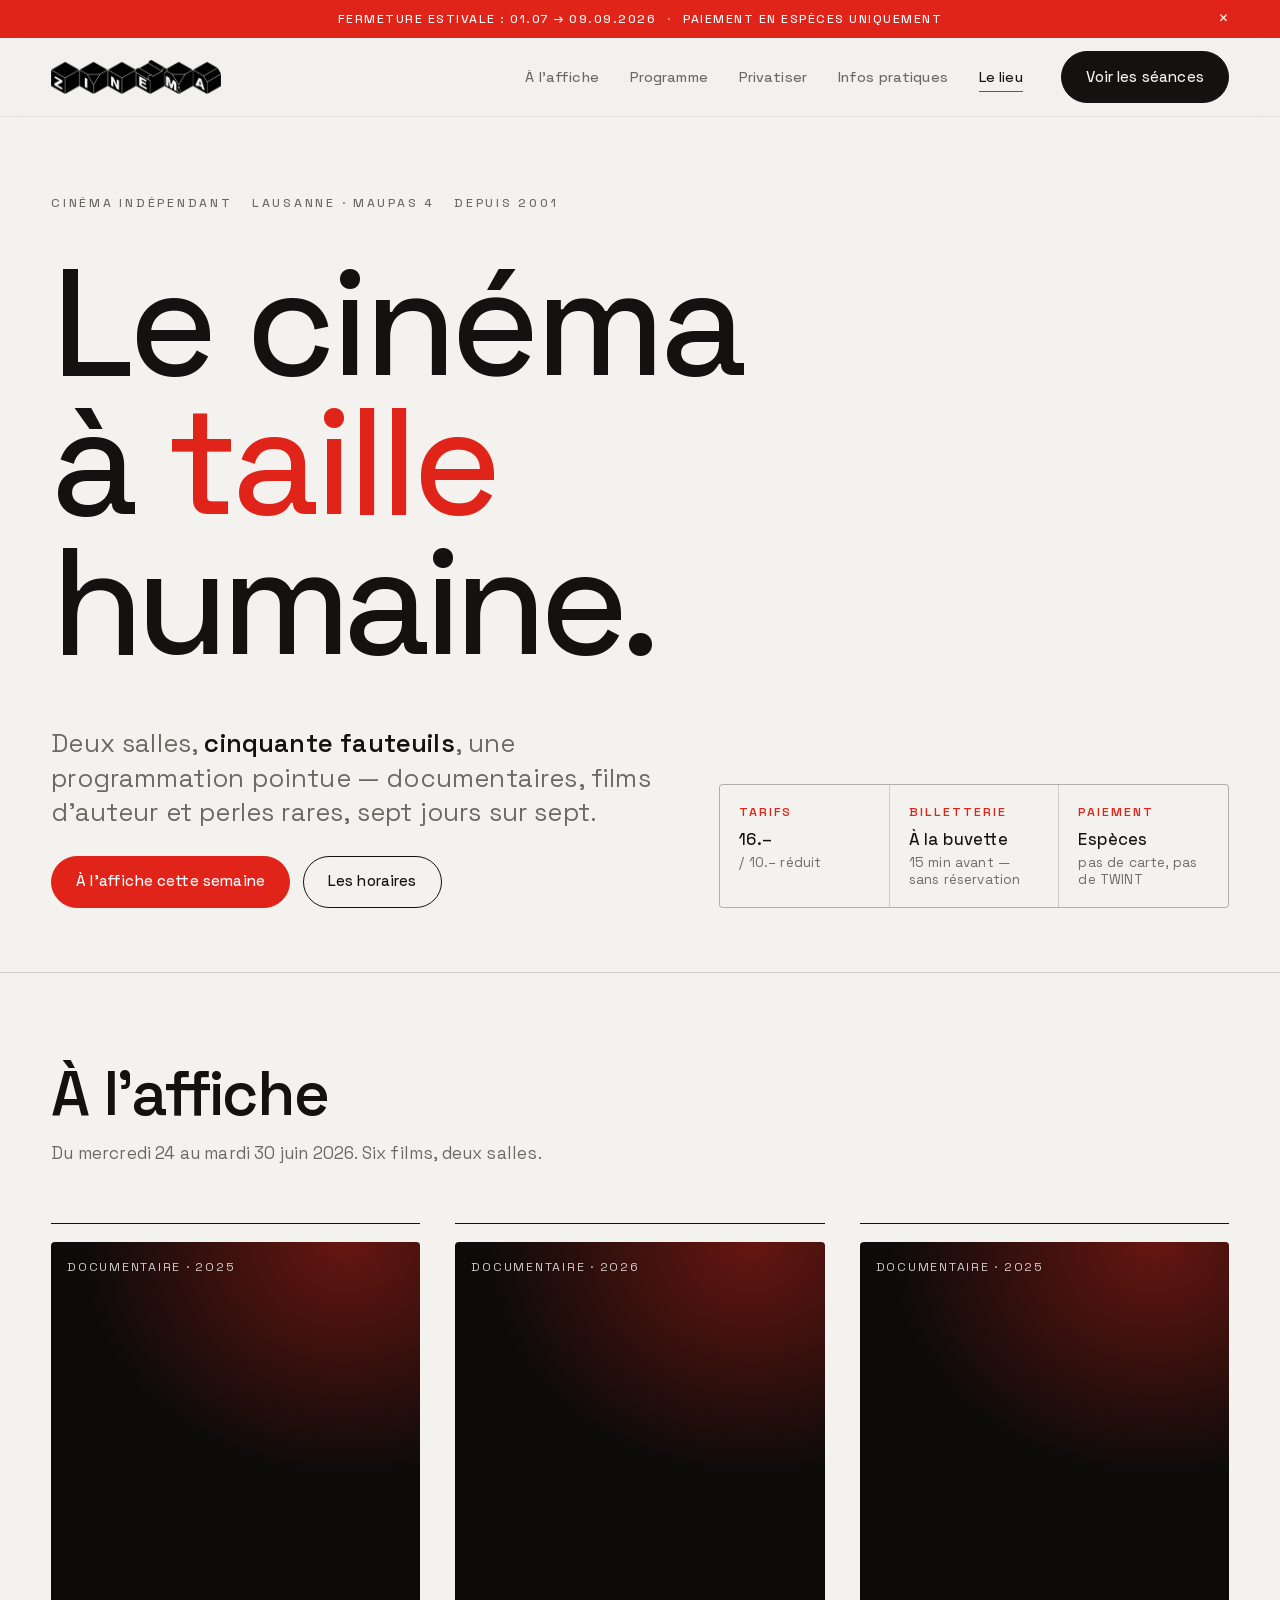
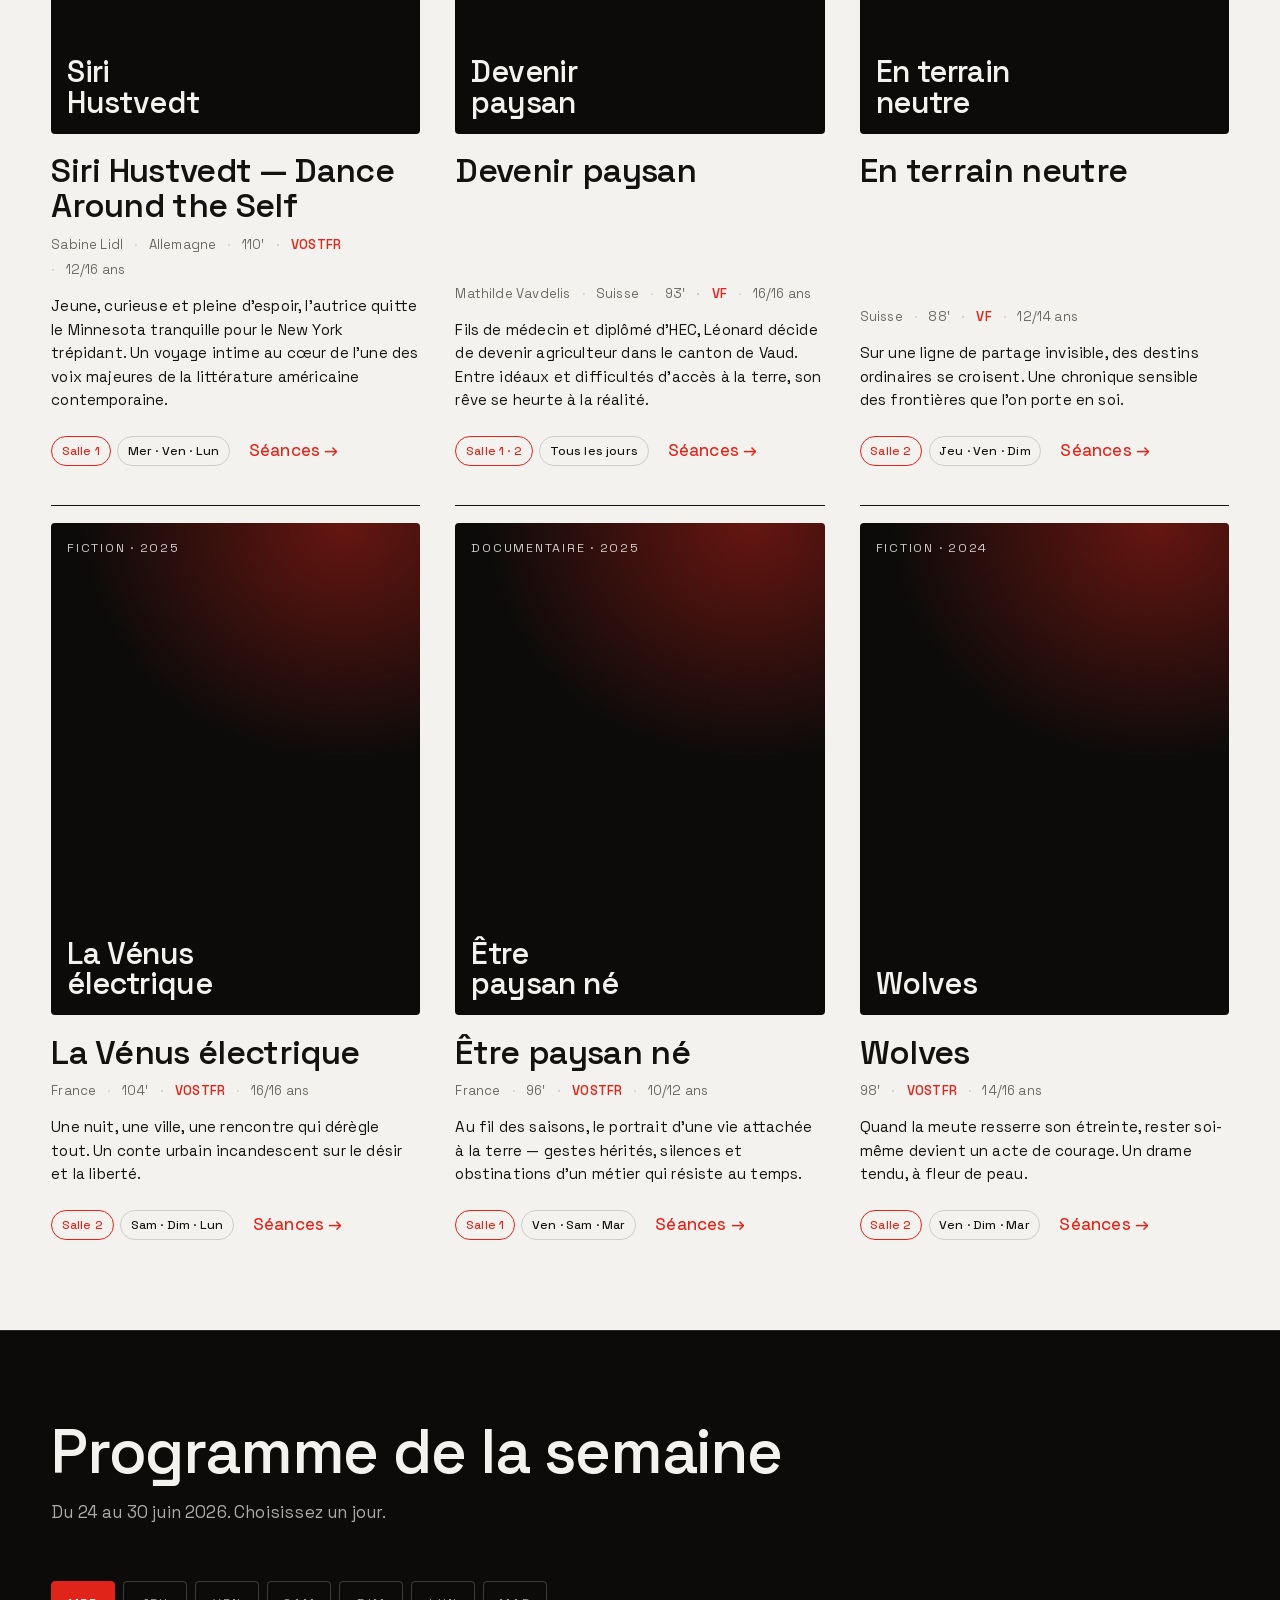
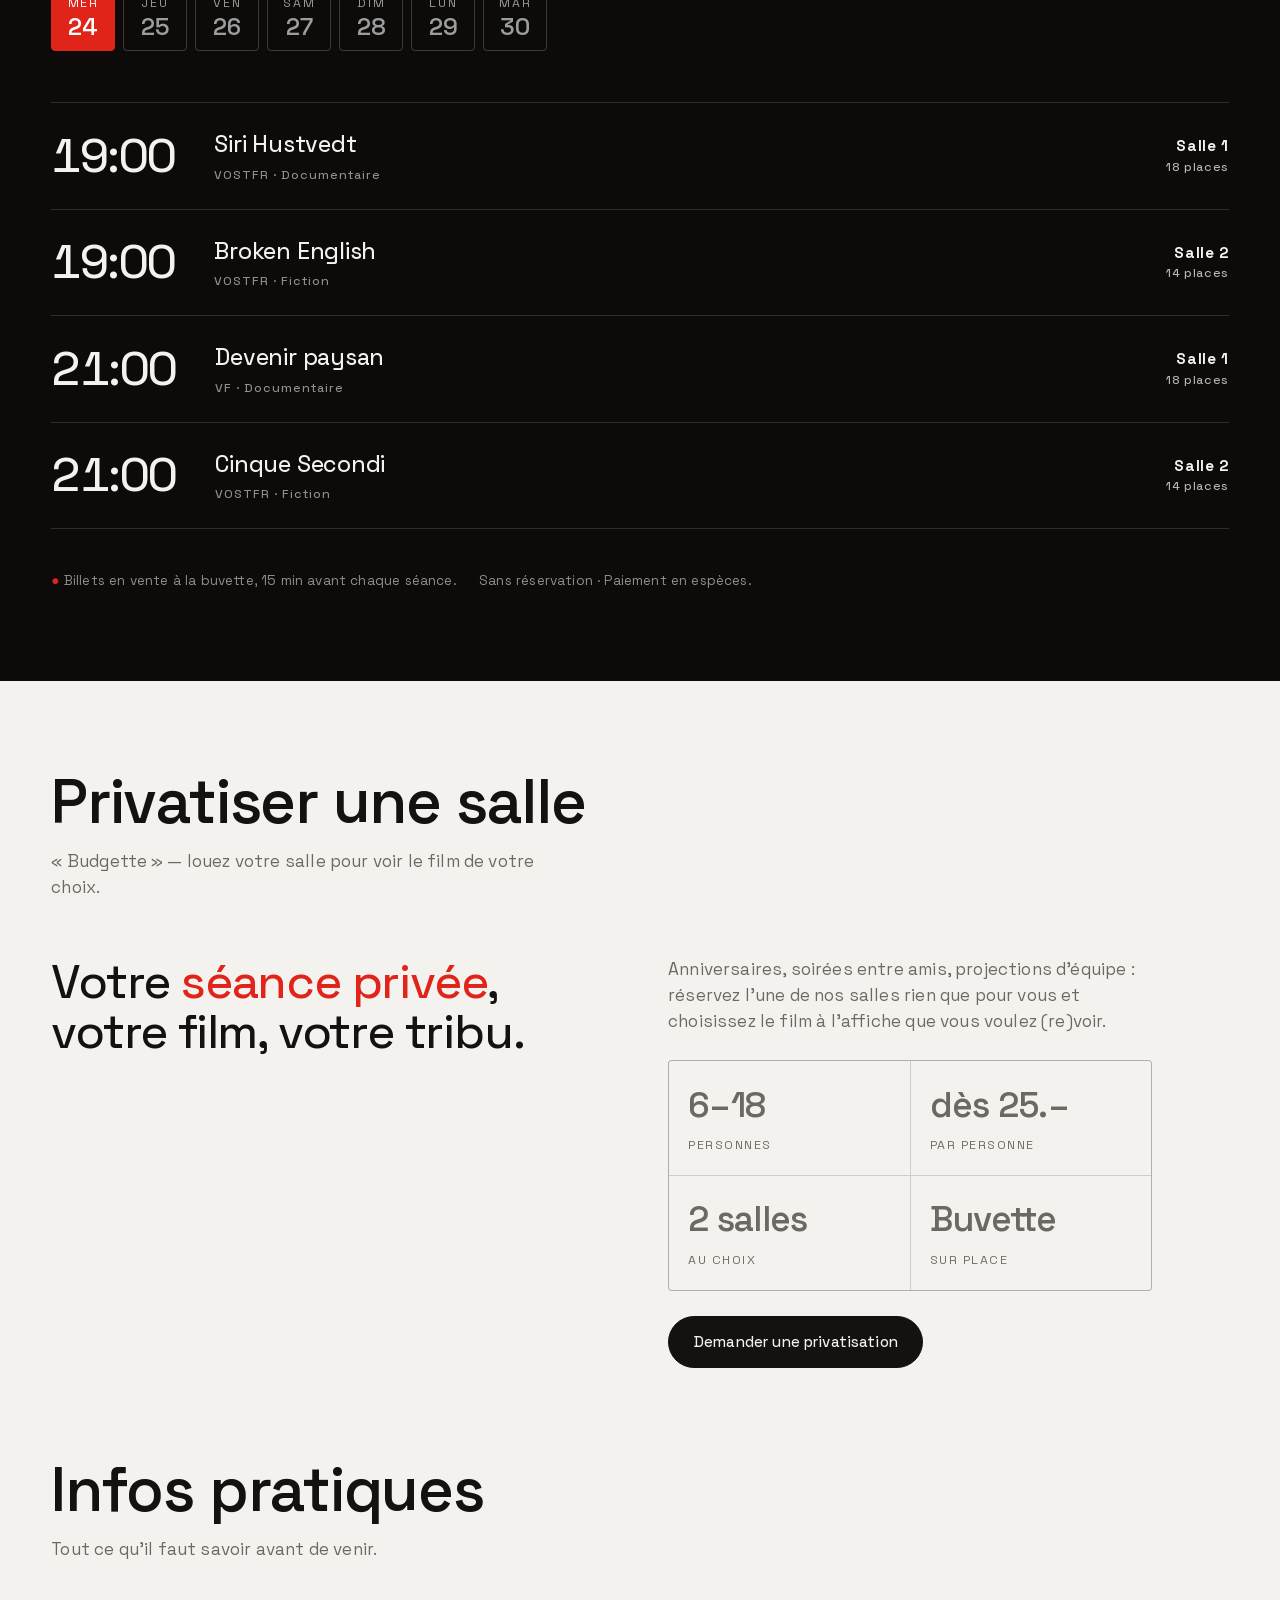
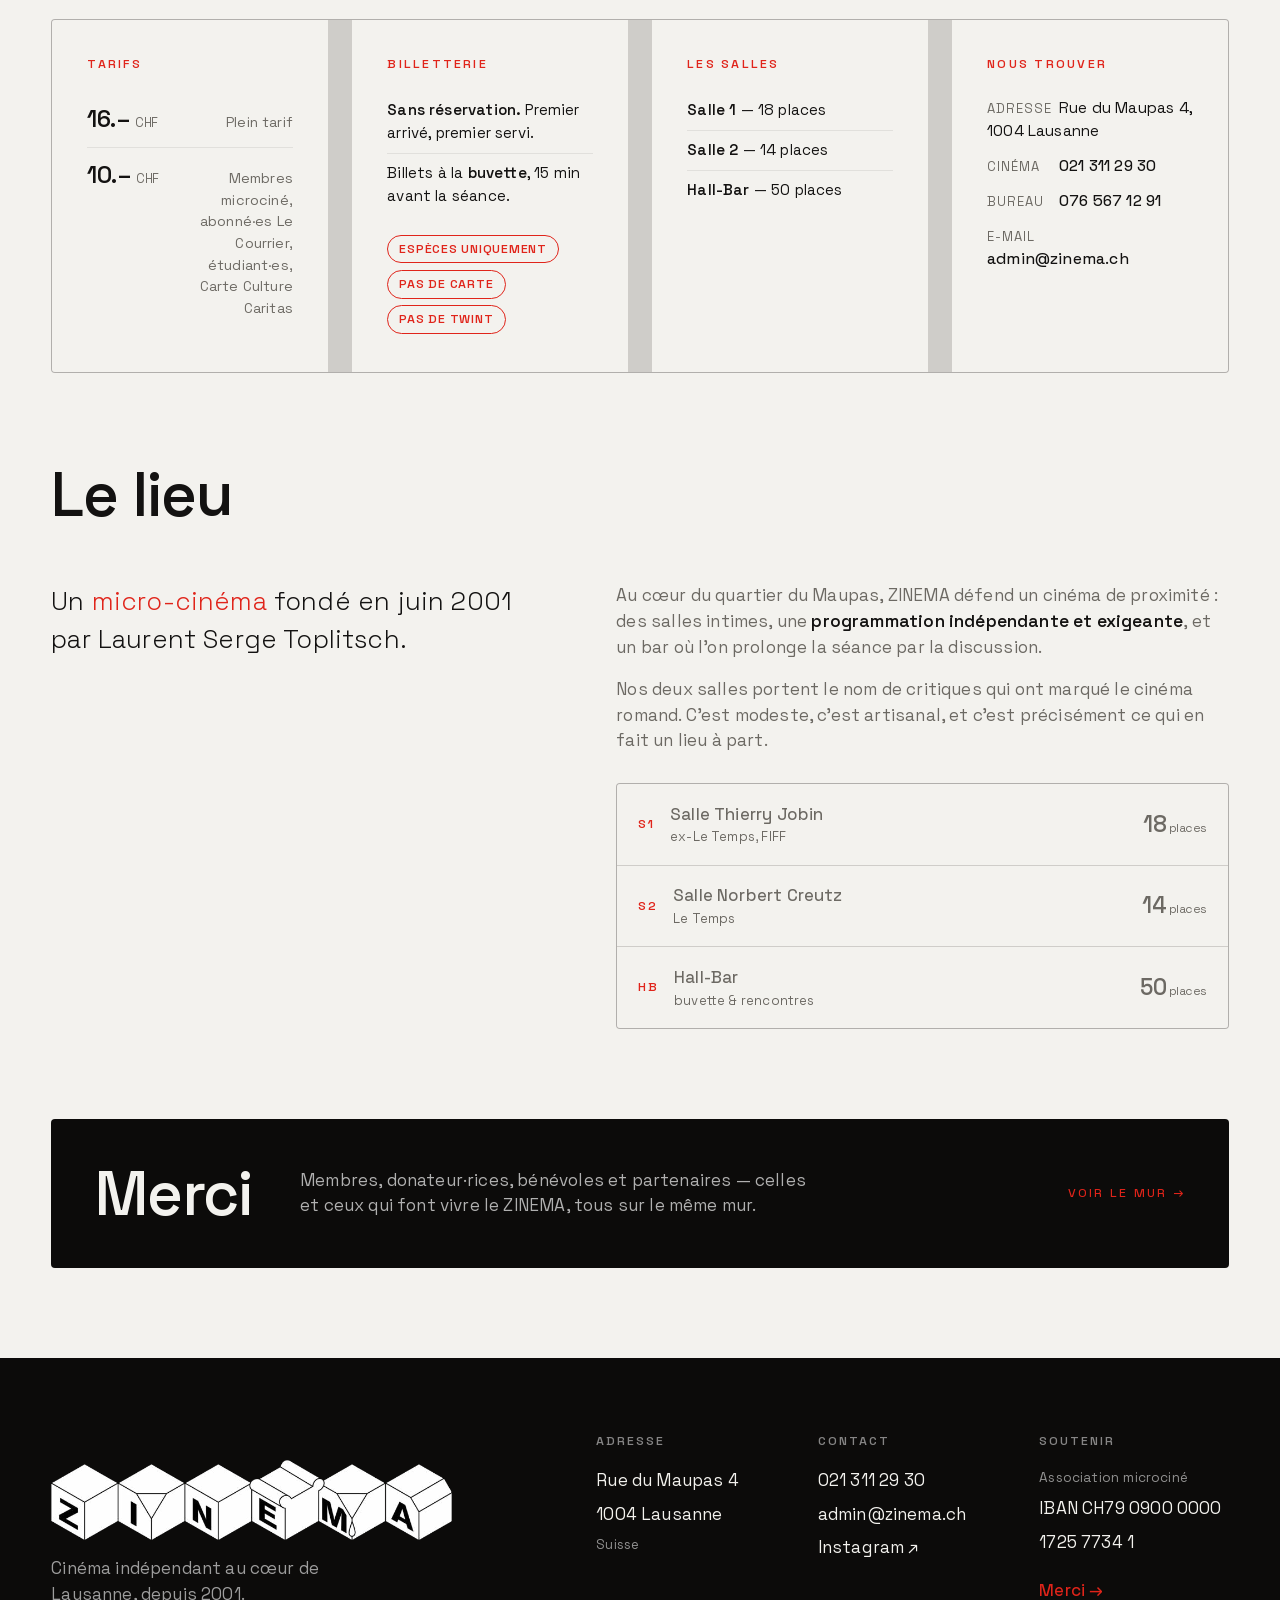
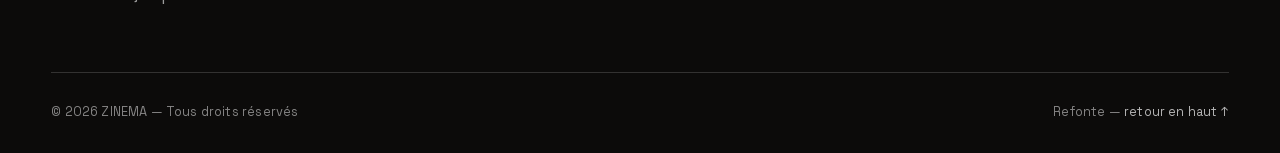
<file: index.html>
<!DOCTYPE html>
<html lang="fr">
<head>
  <meta charset="UTF-8" />
  <meta name="viewport" content="width=device-width, initial-scale=1.0" />
  <title>ZINEMA — Cinéma indépendant, Lausanne</title>
  <meta name="description" content="ZINEMA, micro-cinéma indépendant au cœur de Lausanne depuis 2001. Deux salles, une programmation pointue. Rue du Maupas 4. Billets à la buvette, paiement en espèces." />
  <meta name="theme-color" content="#0c0b0a" />
  <meta property="og:title" content="ZINEMA — Cinéma indépendant, Lausanne" />
  <meta property="og:description" content="Deux salles, cinquante fauteuils, une programmation pointue. Le cinéma à taille humaine, à Lausanne depuis 2001." />
  <meta property="og:type" content="website" />
  <meta property="og:locale" content="fr_CH" />
  <link rel="stylesheet" href="css/styles.css" />
</head>
<body>

  <!-- ===== Barre d'annonce ===== -->
  <div class="announce" role="region" aria-label="Annonce">
    <div class="announce__inner">
      <span>Fermeture estivale&nbsp;: 01.07 → 09.09.2026</span>
      <span class="announce__dot">·</span>
      <span>Paiement en espèces uniquement</span>
      <button class="announce__close" type="button" aria-label="Fermer l'annonce">×</button>
    </div>
  </div>

  <!-- ===== Header ===== -->
  <header class="header">
    <div class="wrap header__inner">
      <a href="#top" class="logo" aria-label="ZINEMA — accueil">
        <img class="logo__img" src="assets/logo.png" alt="ZINEMA" width="721" height="144" />
      </a>

      <button class="burger" type="button" aria-label="Ouvrir le menu" aria-expanded="false" aria-controls="primary-nav">
        <span></span><span></span><span></span>
      </button>

      <nav class="nav" id="primary-nav" aria-label="Navigation principale">
        <ul class="nav__list">
          <li><a class="nav__link" href="#affiche">À l'affiche</a></li>
          <li><a class="nav__link" href="#programme">Programme</a></li>
          <li><a class="nav__link" href="#privatisation">Privatiser</a></li>
          <li><a class="nav__link" href="#infos">Infos pratiques</a></li>
          <li><a class="nav__link" href="#apropos">Le lieu</a></li>
          <li><a class="btn btn--solid nav__cta" href="#programme">Voir les séances</a></li>
        </ul>
        <div class="nav__foot">
          <a href="https://www.instagram.com/zinemazinema/" target="_blank" rel="noopener">Instagram ↗</a>
          <span>Rue du Maupas 4 · 1004 Lausanne</span>
        </div>
      </nav>
    </div>
  </header>

  <main id="top">

    <!-- ===== Hero ===== -->
    <section class="hero">
      <div class="wrap">
        <p class="hero__eyebrow eyebrow">
          <span>Cinéma indépendant</span>
          <span>Lausanne · Maupas 4</span>
          <span>Depuis 2001</span>
        </p>

        <h1 class="hero__title reveal">
          Le cinéma<br />à <em>taille</em><br /><span class="stretch">humaine.</span>
        </h1>

        <div class="hero__grid">
          <div class="reveal" data-delay="1">
            <p class="hero__lead lead">
              Deux salles, <strong>cinquante fauteuils</strong>, une programmation pointue —
              documentaires, films d'auteur et perles rares, sept jours sur sept.
            </p>
            <div class="hero__actions">
              <a class="btn btn--accent" href="#affiche">À l'affiche cette semaine</a>
              <a class="btn btn--ghost" href="#programme">Les horaires</a>
            </div>
          </div>

          <div class="hero__facts reveal" data-delay="2">
            <div class="fact">
              <p class="fact__k">Tarifs</p>
              <p class="fact__v">16.– <small>/ 10.– réduit</small></p>
            </div>
            <div class="fact">
              <p class="fact__k">Billetterie</p>
              <p class="fact__v">À la buvette <small>15 min avant — sans réservation</small></p>
            </div>
            <div class="fact">
              <p class="fact__k">Paiement</p>
              <p class="fact__v">Espèces <small>pas de carte, pas de TWINT</small></p>
            </div>
          </div>
        </div>
      </div>
    </section>

    <!-- ===== À l'affiche ===== -->
    <section class="section" id="affiche">
      <div class="wrap">
        <header class="section-head reveal">
          <h2 class="section-head__title">À l'affiche</h2>
          <p class="section-head__sub">
            Du mercredi 24 au mardi 30 juin 2026. Six films, deux salles.
          </p>
        </header>

        <div class="films__grid">

          <!-- Film 1 -->
          <article class="film reveal">
            <div class="film__poster">
              <span class="film__poster-tag">Documentaire · 2025</span>
              <span class="film__poster-name">Siri<br />Hustvedt</span>
            </div>
            <h3 class="film__title">Siri Hustvedt — Dance Around the Self</h3>
            <ul class="film__meta">
              <li>Sabine Lidl</li>
              <li>Allemagne</li>
              <li>110′</li>
              <li class="lang">VOSTFR</li>
              <li>12/16 ans</li>
            </ul>
            <p class="film__synopsis">
              Jeune, curieuse et pleine d'espoir, l'autrice quitte le Minnesota tranquille pour
              le New York trépidant. Un voyage intime au cœur de l'une des voix majeures de la
              littérature américaine contemporaine.
            </p>
            <div class="film__foot">
              <div class="film__times">
                <span class="tag tag--salle">Salle 1</span>
                <span class="tag">Mer · Ven · Lun</span>
              </div>
              <a class="link-underline accent" href="#programme">Séances →</a>
            </div>
          </article>

          <!-- Film 2 -->
          <article class="film reveal" data-delay="1">
            <div class="film__poster">
              <span class="film__poster-tag">Documentaire · 2026</span>
              <span class="film__poster-name">Devenir<br />paysan</span>
            </div>
            <h3 class="film__title">Devenir paysan</h3>
            <ul class="film__meta">
              <li>Mathilde Vavdelis</li>
              <li>Suisse</li>
              <li>93′</li>
              <li class="lang">VF</li>
              <li>16/16 ans</li>
            </ul>
            <p class="film__synopsis">
              Fils de médecin et diplômé d'HEC, Léonard décide de devenir agriculteur dans le
              canton de Vaud. Entre idéaux et difficultés d'accès à la terre, son rêve se heurte
              à la réalité.
            </p>
            <div class="film__foot">
              <div class="film__times">
                <span class="tag tag--salle">Salle 1 · 2</span>
                <span class="tag">Tous les jours</span>
              </div>
              <a class="link-underline accent" href="#programme">Séances →</a>
            </div>
          </article>

          <!-- Film 3 -->
          <article class="film reveal" data-delay="2">
            <div class="film__poster">
              <span class="film__poster-tag">Documentaire · 2025</span>
              <span class="film__poster-name">En terrain<br />neutre</span>
            </div>
            <h3 class="film__title">En terrain neutre</h3>
            <ul class="film__meta">
              <li>Suisse</li>
              <li>88′</li>
              <li class="lang">VF</li>
              <li>12/14 ans</li>
            </ul>
            <p class="film__synopsis">
              Sur une ligne de partage invisible, des destins ordinaires se croisent. Une
              chronique sensible des frontières que l'on porte en soi.
            </p>
            <div class="film__foot">
              <div class="film__times">
                <span class="tag tag--salle">Salle 2</span>
                <span class="tag">Jeu · Ven · Dim</span>
              </div>
              <a class="link-underline accent" href="#programme">Séances →</a>
            </div>
          </article>

          <!-- Film 4 -->
          <article class="film reveal">
            <div class="film__poster">
              <span class="film__poster-tag">Fiction · 2025</span>
              <span class="film__poster-name">La Vénus<br />électrique</span>
            </div>
            <h3 class="film__title">La Vénus électrique</h3>
            <ul class="film__meta">
              <li>France</li>
              <li>104′</li>
              <li class="lang">VOSTFR</li>
              <li>16/16 ans</li>
            </ul>
            <p class="film__synopsis">
              Une nuit, une ville, une rencontre qui dérègle tout. Un conte urbain incandescent
              sur le désir et la liberté.
            </p>
            <div class="film__foot">
              <div class="film__times">
                <span class="tag tag--salle">Salle 2</span>
                <span class="tag">Sam · Dim · Lun</span>
              </div>
              <a class="link-underline accent" href="#programme">Séances →</a>
            </div>
          </article>

          <!-- Film 5 -->
          <article class="film reveal" data-delay="1">
            <div class="film__poster">
              <span class="film__poster-tag">Documentaire · 2025</span>
              <span class="film__poster-name">Être<br />paysan né</span>
            </div>
            <h3 class="film__title">Être paysan né</h3>
            <ul class="film__meta">
              <li>France</li>
              <li>96′</li>
              <li class="lang">VOSTFR</li>
              <li>10/12 ans</li>
            </ul>
            <p class="film__synopsis">
              Au fil des saisons, le portrait d'une vie attachée à la terre — gestes hérités,
              silences et obstinations d'un métier qui résiste au temps.
            </p>
            <div class="film__foot">
              <div class="film__times">
                <span class="tag tag--salle">Salle 1</span>
                <span class="tag">Ven · Sam · Mar</span>
              </div>
              <a class="link-underline accent" href="#programme">Séances →</a>
            </div>
          </article>

          <!-- Film 6 -->
          <article class="film reveal" data-delay="2">
            <div class="film__poster">
              <span class="film__poster-tag">Fiction · 2024</span>
              <span class="film__poster-name">Wolves</span>
            </div>
            <h3 class="film__title">Wolves</h3>
            <ul class="film__meta">
              <li>98′</li>
              <li class="lang">VOSTFR</li>
              <li>14/16 ans</li>
            </ul>
            <p class="film__synopsis">
              Quand la meute resserre son étreinte, rester soi-même devient un acte de courage.
              Un drame tendu, à fleur de peau.
            </p>
            <div class="film__foot">
              <div class="film__times">
                <span class="tag tag--salle">Salle 2</span>
                <span class="tag">Ven · Dim · Mar</span>
              </div>
              <a class="link-underline accent" href="#programme">Séances →</a>
            </div>
          </article>

        </div>
      </div>
    </section>

    <!-- ===== Programme / Horaires ===== -->
    <section class="section section--dark programme" id="programme">
      <div class="wrap">
        <header class="section-head reveal">
          <h2 class="section-head__title">Programme de la semaine</h2>
          <p class="section-head__sub">
            Du 24 au 30 juin 2026. Choisissez un jour.
          </p>
        </header>

        <div class="days" role="tablist" aria-label="Jours de la semaine">
          <button class="day-tab is-active" role="tab" data-day="mer" aria-selected="true"><span class="day-tab__dow">Mer</span><span class="day-tab__num">24</span></button>
          <button class="day-tab" role="tab" data-day="jeu" aria-selected="false"><span class="day-tab__dow">Jeu</span><span class="day-tab__num">25</span></button>
          <button class="day-tab" role="tab" data-day="ven" aria-selected="false"><span class="day-tab__dow">Ven</span><span class="day-tab__num">26</span></button>
          <button class="day-tab" role="tab" data-day="sam" aria-selected="false"><span class="day-tab__dow">Sam</span><span class="day-tab__num">27</span></button>
          <button class="day-tab" role="tab" data-day="dim" aria-selected="false"><span class="day-tab__dow">Dim</span><span class="day-tab__num">28</span></button>
          <button class="day-tab" role="tab" data-day="lun" aria-selected="false"><span class="day-tab__dow">Lun</span><span class="day-tab__num">29</span></button>
          <button class="day-tab" role="tab" data-day="mar" aria-selected="false"><span class="day-tab__dow">Mar</span><span class="day-tab__num">30</span></button>
        </div>

        <!-- Mercredi -->
        <div class="day-panel is-active" data-day="mer" role="tabpanel">
          <div class="screening"><span class="screening__time">19:00</span><span class="screening__title">Siri Hustvedt<span class="screening__lang">VOSTFR · Documentaire</span></span><span class="screening__salle"><b>Salle 1</b>18 places</span></div>
          <div class="screening"><span class="screening__time">19:00</span><span class="screening__title">Broken English<span class="screening__lang">VOSTFR · Fiction</span></span><span class="screening__salle"><b>Salle 2</b>14 places</span></div>
          <div class="screening"><span class="screening__time">21:00</span><span class="screening__title">Devenir paysan<span class="screening__lang">VF · Documentaire</span></span><span class="screening__salle"><b>Salle 1</b>18 places</span></div>
          <div class="screening"><span class="screening__time">21:00</span><span class="screening__title">Cinque Secondi<span class="screening__lang">VOSTFR · Fiction</span></span><span class="screening__salle"><b>Salle 2</b>14 places</span></div>
        </div>

        <!-- Jeudi -->
        <div class="day-panel" data-day="jeu" role="tabpanel">
          <div class="screening"><span class="screening__time">19:00</span><span class="screening__title">Broken English<span class="screening__lang">VOSTFR · Fiction</span></span><span class="screening__salle"><b>Salle 1</b>18 places</span></div>
          <div class="screening"><span class="screening__time">19:00</span><span class="screening__title">En terrain neutre<span class="screening__lang">VF · Documentaire</span></span><span class="screening__salle"><b>Salle 2</b>14 places</span></div>
          <div class="screening"><span class="screening__time">21:00</span><span class="screening__title">Devenir paysan<span class="screening__lang">VF · Documentaire</span></span><span class="screening__salle"><b>Salle 1</b>18 places</span></div>
          <div class="screening"><span class="screening__time">21:00</span><span class="screening__title">Cinque Secondi<span class="screening__lang">VOSTFR · Fiction</span></span><span class="screening__salle"><b>Salle 2</b>14 places</span></div>
        </div>

        <!-- Vendredi -->
        <div class="day-panel" data-day="ven" role="tabpanel">
          <div class="screening"><span class="screening__time">19:00</span><span class="screening__title">Être paysan né<span class="screening__lang">VOSTFR · Documentaire</span></span><span class="screening__salle"><b>Salle 1</b>18 places</span></div>
          <div class="screening"><span class="screening__time">19:00</span><span class="screening__title">En terrain neutre<span class="screening__lang">VF · Documentaire</span></span><span class="screening__salle"><b>Salle 2</b>14 places</span></div>
          <div class="screening"><span class="screening__time">21:00</span><span class="screening__title">Siri Hustvedt<span class="screening__lang">VOSTFR · Documentaire</span></span><span class="screening__salle"><b>Salle 1</b>18 places</span></div>
          <div class="screening"><span class="screening__time">21:00</span><span class="screening__title">Wolves<span class="screening__lang">VOSTFR · Fiction</span></span><span class="screening__salle"><b>Salle 2</b>14 places</span></div>
        </div>

        <!-- Samedi -->
        <div class="day-panel" data-day="sam" role="tabpanel">
          <div class="screening"><span class="screening__time">17:00</span><span class="screening__title">Broken English<span class="screening__lang">VOSTFR · Fiction</span></span><span class="screening__salle"><b>Salle 1</b>18 places</span></div>
          <div class="screening"><span class="screening__time">17:00</span><span class="screening__title">Devenir paysan<span class="screening__lang">VF · Documentaire</span></span><span class="screening__salle"><b>Salle 2</b>14 places</span></div>
          <div class="screening"><span class="screening__time">19:00</span><span class="screening__title">Être paysan né<span class="screening__lang">VOSTFR · Documentaire</span></span><span class="screening__salle"><b>Salle 1</b>18 places</span></div>
          <div class="screening"><span class="screening__time">19:00</span><span class="screening__title">Siri Hustvedt<span class="screening__lang">VOSTFR · Documentaire</span></span><span class="screening__salle"><b>Salle 2</b>14 places</span></div>
          <div class="screening"><span class="screening__time">21:00</span><span class="screening__title">Cinque Secondi<span class="screening__lang">VOSTFR · Fiction</span></span><span class="screening__salle"><b>Salle 1</b>18 places</span></div>
          <div class="screening"><span class="screening__time">21:00</span><span class="screening__title">La Vénus électrique<span class="screening__lang">VOSTFR · Fiction</span></span><span class="screening__salle"><b>Salle 2</b>14 places</span></div>
        </div>

        <!-- Dimanche -->
        <div class="day-panel" data-day="dim" role="tabpanel">
          <div class="screening"><span class="screening__time">17:00</span><span class="screening__title">Devenir paysan<span class="screening__lang">VF · Documentaire</span></span><span class="screening__salle"><b>Salle 1</b>18 places</span></div>
          <div class="screening"><span class="screening__time">17:00</span><span class="screening__title">Siri Hustvedt<span class="screening__lang">VOSTFR · Documentaire</span></span><span class="screening__salle"><b>Salle 2</b>14 places</span></div>
          <div class="screening"><span class="screening__time">19:00</span><span class="screening__title">En terrain neutre<span class="screening__lang">VF · Documentaire</span></span><span class="screening__salle"><b>Salle 1</b>18 places</span></div>
          <div class="screening"><span class="screening__time">19:00</span><span class="screening__title">La Vénus électrique<span class="screening__lang">VOSTFR · Fiction</span></span><span class="screening__salle"><b>Salle 2</b>14 places</span></div>
          <div class="screening"><span class="screening__time">21:00</span><span class="screening__title">Wolves<span class="screening__lang">VOSTFR · Fiction</span></span><span class="screening__salle"><b>Salle 1</b>18 places</span></div>
          <div class="screening"><span class="screening__time">21:00</span><span class="screening__title">Broken English<span class="screening__lang">VOSTFR · Fiction</span></span><span class="screening__salle"><b>Salle 2</b>14 places</span></div>
        </div>

        <!-- Lundi -->
        <div class="day-panel" data-day="lun" role="tabpanel">
          <div class="screening"><span class="screening__time">19:00</span><span class="screening__title">Siri Hustvedt<span class="screening__lang">VOSTFR · Documentaire</span></span><span class="screening__salle"><b>Salle 1</b>18 places</span></div>
          <div class="screening"><span class="screening__time">21:00</span><span class="screening__title">Cinque Secondi<span class="screening__lang">VOSTFR · Fiction</span></span><span class="screening__salle"><b>Salle 1</b>18 places</span></div>
          <div class="screening"><span class="screening__time">21:00</span><span class="screening__title">La Vénus électrique<span class="screening__lang">VOSTFR · Fiction</span></span><span class="screening__salle"><b>Salle 2</b>14 places</span></div>
        </div>

        <!-- Mardi -->
        <div class="day-panel" data-day="mar" role="tabpanel">
          <div class="screening"><span class="screening__time">19:00</span><span class="screening__title">Cinque Secondi<span class="screening__lang">VOSTFR · Fiction</span></span><span class="screening__salle"><b>Salle 1</b>18 places</span></div>
          <div class="screening"><span class="screening__time">21:00</span><span class="screening__title">Être paysan né<span class="screening__lang">VOSTFR · Documentaire</span></span><span class="screening__salle"><b>Salle 1</b>18 places</span></div>
          <div class="screening"><span class="screening__time">21:00</span><span class="screening__title">Wolves<span class="screening__lang">VOSTFR · Fiction</span></span><span class="screening__salle"><b>Salle 2</b>14 places</span></div>
        </div>

        <p class="programme__note">
          <span><span class="accent">●</span> Billets en vente à la buvette, 15 min avant chaque séance.</span>
          <span>Sans réservation · Paiement en espèces.</span>
        </p>
      </div>
    </section>

    <!-- ===== Privatisation ===== -->
    <section class="section" id="privatisation">
      <div class="wrap">
        <header class="section-head reveal">
          <h2 class="section-head__title">Privatiser une salle</h2>
          <p class="section-head__sub">« Budgette » — louez votre salle pour voir le film de votre choix.</p>
        </header>

        <div class="priv__grid">
          <div class="reveal">
            <p class="priv__claim">Votre <em>séance privée</em>, votre film, votre tribu.</p>
          </div>
          <div class="priv__text reveal" data-delay="1">
            <p>
              Anniversaires, soirées entre amis, projections d'équipe : réservez l'une de nos
              salles rien que pour vous et choisissez le film à l'affiche que vous voulez (re)voir.
            </p>
            <div class="priv__specs">
              <div class="priv__spec"><b>6–18</b><span>personnes</span></div>
              <div class="priv__spec"><b>dès 25.–</b><span>par personne</span></div>
              <div class="priv__spec"><b>2 salles</b><span>au choix</span></div>
              <div class="priv__spec"><b>Buvette</b><span>sur place</span></div>
            </div>
            <a class="btn btn--solid" href="mailto:admin@zinema.ch?subject=Privatisation%20Budgette">Demander une privatisation</a>
          </div>
        </div>
      </div>
    </section>

    <!-- ===== Infos pratiques ===== -->
    <section class="section flush-top" id="infos">
      <div class="wrap">
        <header class="section-head reveal">
          <h2 class="section-head__title">Infos pratiques</h2>
          <p class="section-head__sub">Tout ce qu'il faut savoir avant de venir.</p>
        </header>

        <div class="infos__grid">
          <!-- Tarifs -->
          <div class="info-card reveal">
            <p class="info-card__label">Tarifs</p>
            <div class="price-row">
              <span class="price-row__amount">16.– <small>CHF</small></span>
              <span class="price-row__label">Plein tarif</span>
            </div>
            <div class="price-row">
              <span class="price-row__amount">10.– <small>CHF</small></span>
              <span class="price-row__label">Membres microciné, abonné·es Le Courrier, étudiant·es, Carte Culture Caritas</span>
            </div>
          </div>

          <!-- Billetterie & paiement -->
          <div class="info-card reveal" data-delay="1">
            <p class="info-card__label">Billetterie</p>
            <ul class="info-list">
              <li><b>Sans réservation.</b> Premier arrivé, premier servi.</li>
              <li>Billets à la <b>buvette</b>, 15 min avant la séance.</li>
            </ul>
            <p class="mt-1">
              <span class="info-flag">Espèces uniquement</span>
              <span class="info-flag">Pas de carte</span>
              <span class="info-flag">Pas de TWINT</span>
            </p>
          </div>

          <!-- Salles -->
          <div class="info-card reveal" data-delay="2">
            <p class="info-card__label">Les salles</p>
            <ul class="info-list">
              <li><b>Salle 1</b> — 18 places</li>
              <li><b>Salle 2</b> — 14 places</li>
              <li><b>Hall-Bar</b> — 50 places</li>
            </ul>
          </div>

          <!-- Contact -->
          <div class="info-card info-contact reveal" data-delay="3">
            <p class="info-card__label">Nous trouver</p>
            <p class="line"><span>Adresse</span>Rue du Maupas 4, 1004 Lausanne</p>
            <p class="line"><span>Cinéma</span><a class="link-underline" href="tel:+41213112930">021 311 29 30</a></p>
            <p class="line"><span>Bureau</span><a class="link-underline" href="tel:+41765671291">076 567 12 91</a></p>
            <p class="line"><span>E-mail</span><a class="link-underline" href="mailto:admin@zinema.ch">admin@zinema.ch</a></p>
          </div>
        </div>
      </div>
    </section>

    <!-- ===== Le lieu / À propos ===== -->
    <section class="section flush-top" id="apropos">
      <div class="wrap">
        <header class="section-head reveal">
          <h2 class="section-head__title">Le lieu</h2>
        </header>

        <div class="apropos__grid">
          <div class="apropos__text reveal">
            <p>Un <em>micro-cinéma</em> fondé en juin 2001 par Laurent Serge Toplitsch.</p>
          </div>
          <div class="apropos__body reveal" data-delay="1">
            <p>
              Au cœur du quartier du Maupas, ZINEMA défend un cinéma de proximité : des salles
              intimes, une <strong>programmation indépendante et exigeante</strong>, et un bar où
              l'on prolonge la séance par la discussion.
            </p>
            <p>
              Nos deux salles portent le nom de critiques qui ont marqué le cinéma romand. C'est
              modeste, c'est artisanal, et c'est précisément ce qui en fait un lieu à part.
            </p>

            <div class="salles">
              <div class="salle">
                <span class="salle__id">S1</span>
                <span class="salle__name">Salle Thierry Jobin<small>ex-Le Temps, FIFF</small></span>
                <span class="salle__seats">18<small> places</small></span>
              </div>
              <div class="salle">
                <span class="salle__id">S2</span>
                <span class="salle__name">Salle Norbert Creutz<small>Le Temps</small></span>
                <span class="salle__seats">14<small> places</small></span>
              </div>
              <div class="salle">
                <span class="salle__id">HB</span>
                <span class="salle__name">Hall-Bar<small>buvette & rencontres</small></span>
                <span class="salle__seats">50<small> places</small></span>
              </div>
            </div>
          </div>
        </div>
      </div>
    </section>

    <!-- ===== Merci ===== -->
    <section class="section flush-top">
      <div class="wrap">
        <a class="merci-case reveal" href="merci.html">
          <span class="merci-case__title">Merci</span>
          <span class="merci-case__text">
            Membres, donateur·rices, bénévoles et partenaires — celles et ceux
            qui font vivre le ZINEMA, tous sur le même mur.
          </span>
          <span class="merci-case__go">Voir le mur →</span>
        </a>
      </div>
    </section>

  </main>

  <!-- ===== Footer ===== -->
  <footer class="footer">
    <div class="wrap">
      <div class="footer__top">
        <div>
          <img class="footer__logo" src="assets/logo.png" alt="ZINEMA" width="721" height="144" />
          <p class="footer__tag">Cinéma indépendant au cœur de Lausanne, depuis 2001.</p>
        </div>

        <div class="footer__cols">
          <div class="footer__col">
            <h4>Adresse</h4>
            <p>Rue du Maupas 4</p>
            <p>1004 Lausanne</p>
            <p class="sub">Suisse</p>
          </div>
          <div class="footer__col">
            <h4>Contact</h4>
            <a href="tel:+41213112930">021 311 29 30</a>
            <a href="mailto:admin@zinema.ch">admin@zinema.ch</a>
            <a href="https://www.instagram.com/zinemazinema/" target="_blank" rel="noopener">Instagram ↗</a>
          </div>
          <div class="footer__col">
            <h4>Soutenir</h4>
            <p class="sub">Association microciné</p>
            <p>IBAN CH79 0900 0000</p>
            <p>1725 7734 1</p>
            <a class="footer__merci" href="merci.html">Merci →</a>
          </div>
        </div>
      </div>

      <div class="footer__bottom">
        <span>© 2026 ZINEMA — Tous droits réservés</span>
        <span>Refonte — <a href="#top">retour en haut ↑</a></span>
      </div>
    </div>
  </footer>

  <script src="js/app.js" defer></script>
</body>
</html>
</file>
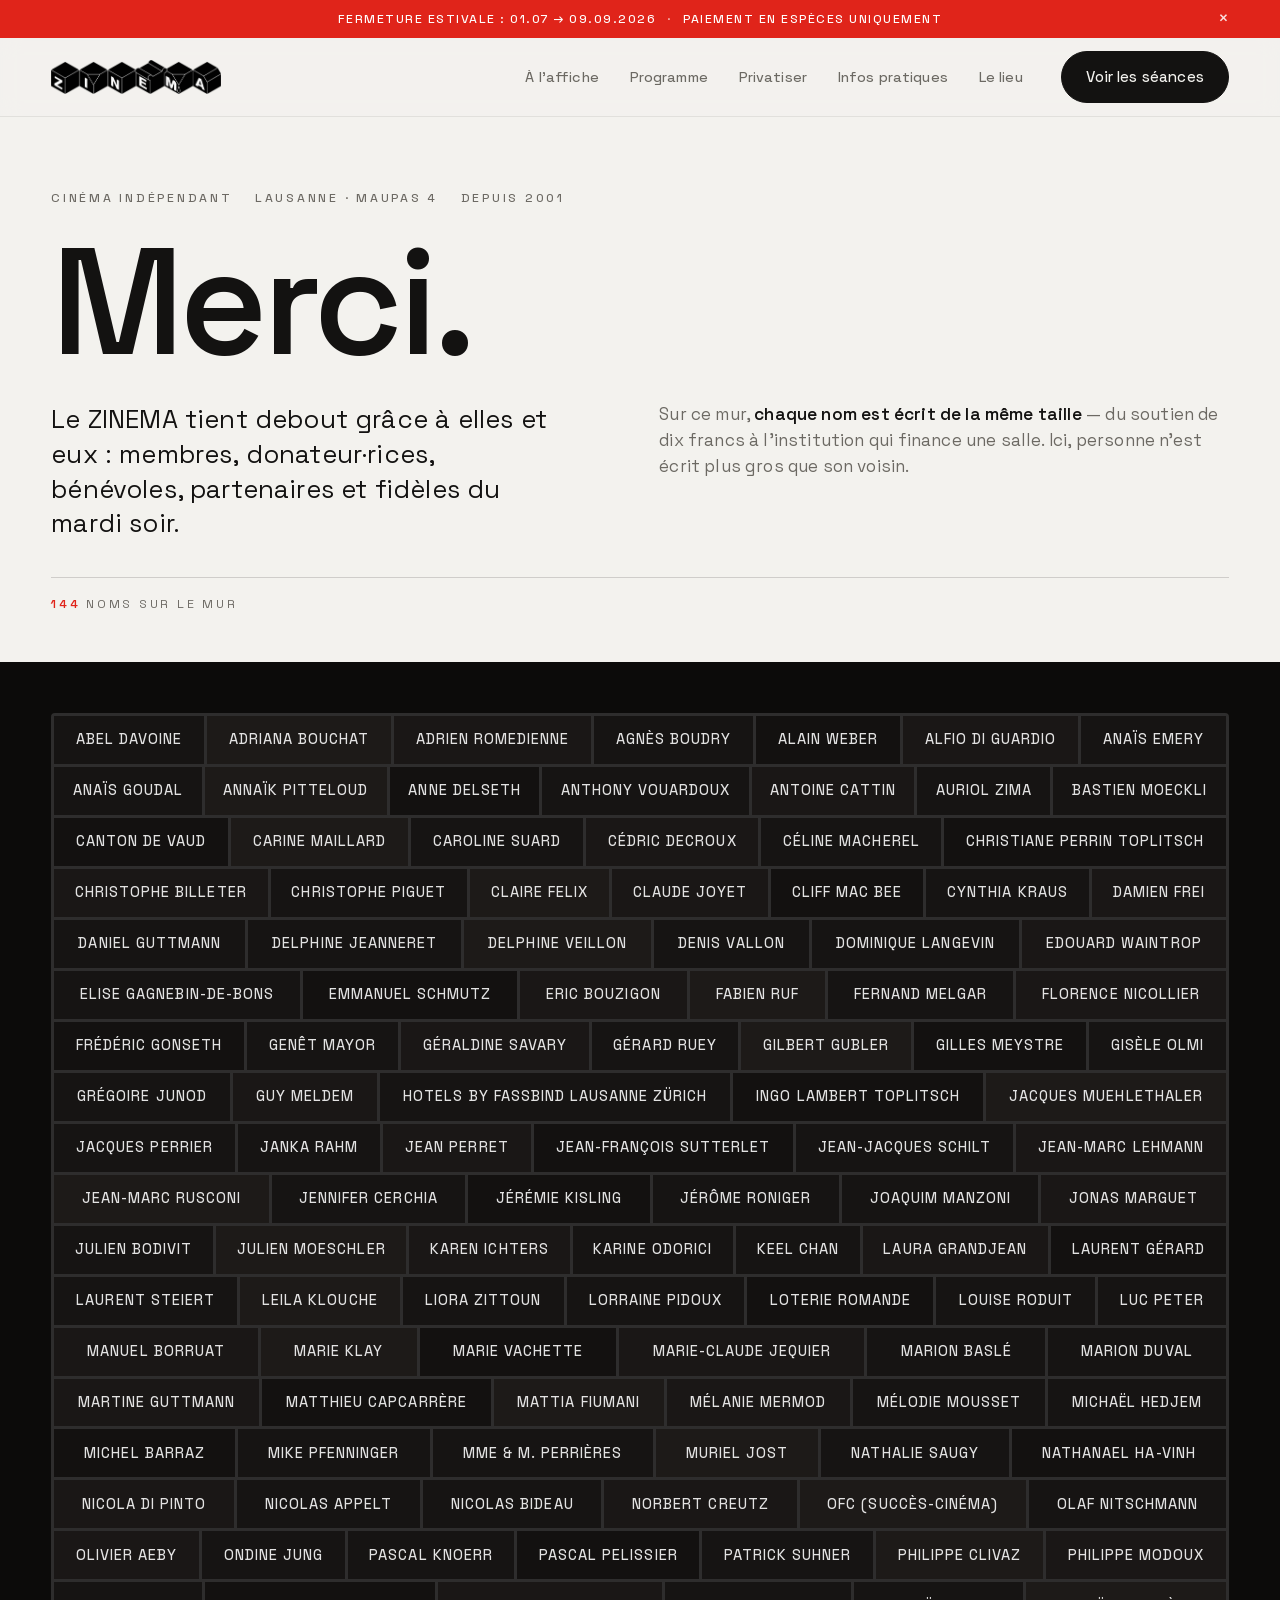
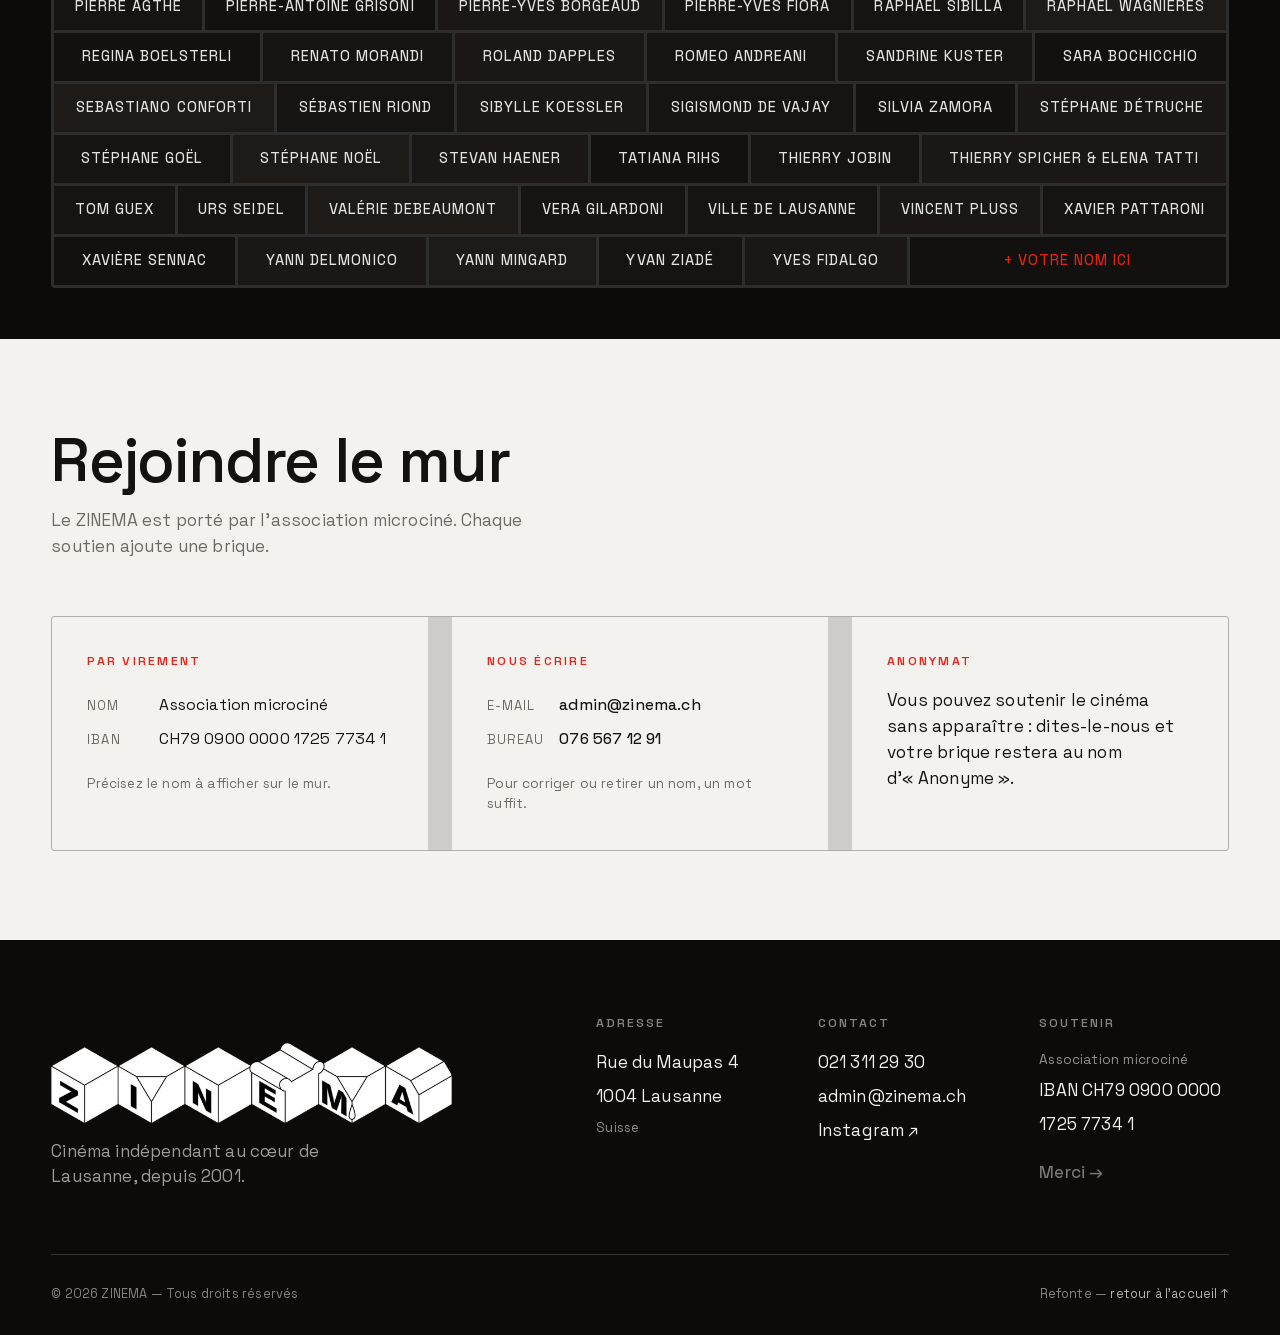
<file: merci.html>
<!DOCTYPE html>
<html lang="fr">
<head>
  <meta charset="UTF-8" />
  <meta name="viewport" content="width=device-width, initial-scale=1.0" />
  <title>Merci | ZINEMA</title>
  <meta name="description" content="Toutes celles et ceux qui font vivre le ZINEMA, micro-cinéma de la Rue du Maupas — un mur de noms, tous écrits de la même taille." />
  <meta name="theme-color" content="#0c0b0a" />
  <meta property="og:title" content="Merci | ZINEMA" />
  <meta property="og:description" content="Un mur, tous les noms à la même taille. Merci à celles et ceux qui font vivre le ZINEMA." />
  <meta property="og:type" content="website" />
  <meta property="og:locale" content="fr_CH" />
  <link rel="stylesheet" href="css/styles.css" />
</head>
<body>

  <!-- ===== Barre d'annonce ===== -->
  <div class="announce" role="region" aria-label="Annonce">
    <div class="announce__inner">
      <span>Fermeture estivale&nbsp;: 01.07 → 09.09.2026</span>
      <span class="announce__dot">·</span>
      <span>Paiement en espèces uniquement</span>
      <button class="announce__close" type="button" aria-label="Fermer l'annonce">×</button>
    </div>
  </div>

  <!-- ===== Header ===== -->
  <header class="header">
    <div class="wrap header__inner">
      <a href="index.html" class="logo" aria-label="ZINEMA — accueil">
        <img class="logo__img" src="assets/logo.png" alt="ZINEMA" width="721" height="144" />
      </a>

      <button class="burger" type="button" aria-label="Ouvrir le menu" aria-expanded="false" aria-controls="primary-nav">
        <span></span><span></span><span></span>
      </button>

      <nav class="nav" id="primary-nav" aria-label="Navigation principale">
        <ul class="nav__list">
          <li><a class="nav__link" href="index.html#affiche">À l'affiche</a></li>
          <li><a class="nav__link" href="index.html#programme">Programme</a></li>
          <li><a class="nav__link" href="index.html#privatisation">Privatiser</a></li>
          <li><a class="nav__link" href="index.html#infos">Infos pratiques</a></li>
          <li><a class="nav__link" href="index.html#apropos">Le lieu</a></li>
          <li><a class="btn btn--solid nav__cta" href="index.html#programme">Voir les séances</a></li>
        </ul>
        <div class="nav__foot">
          <a href="https://www.instagram.com/zinemazinema/" target="_blank" rel="noopener">Instagram ↗</a>
          <span>Rue du Maupas 4 · 1004 Lausanne</span>
        </div>
      </nav>
    </div>
  </header>

  <main id="top">

    <!-- ===== En-tête de page ===== -->
    <section class="merci-hero">
      <div class="wrap">
        <p class="eyebrow merci-hero__eyebrow">
          <span>Cinéma indépendant</span>
          <span>Lausanne · Maupas 4</span>
          <span>Depuis 2001</span>
        </p>

        <h1 class="merci-hero__title reveal">Merci.</h1>

        <div class="merci-hero__grid">
          <p class="merci-hero__lead lead reveal" data-delay="1">
            Le ZINEMA tient debout grâce à elles et eux&nbsp;: membres, donateur·rices,
            bénévoles, partenaires et fidèles du mardi soir.
          </p>
          <p class="merci-hero__note reveal" data-delay="2">
            Sur ce mur, <strong>chaque nom est écrit de la même taille</strong> — du soutien
            de dix francs à l'institution qui finance une salle. Ici, personne n'est
            écrit plus gros que son voisin.
          </p>
        </div>

        <p class="merci-hero__count reveal" data-delay="3">
          <span data-brick-count>144</span> noms sur le mur
        </p>
      </div>
    </section>

    <!-- ===== Le mur ===== -->
    <section class="section section--dark merci">
      <div class="wrap">

        <!-- ============================================================
             Liste reprise de l'ancien site : sites/zinema/programme.htm,
             section REMERCIEMENTS (document Word enregistré en HTML).
             Classée par prénom ; les deux doublons de la source
             (Alain Weber, Philippe Clivaz) ont été fusionnés.

             Pour éditer : une ligne = une brique.
                 <li class="brick">Prénom Nom</li>
             Ne JAMAIS ajouter de style de taille sur une brique :
             la taille unique est la règle posée par le cinéma.
             Garder <li class="brick brick--cta"> en toute fin de liste.
             ============================================================ -->

        <ul class="wall reveal" aria-label="Celles et ceux que le ZINEMA remercie">
          <li class="brick">Abel Davoine</li>
          <li class="brick">Adriana Bouchat</li>
          <li class="brick">Adrien Romedienne</li>
          <li class="brick">Agnès Boudry</li>
          <li class="brick">Alain Weber</li>
          <li class="brick">Alfio di Guardio</li>
          <li class="brick">Anaïs Emery</li>
          <li class="brick">Anaïs Goudal</li>
          <li class="brick">Annaïk Pitteloud</li>
          <li class="brick">Anne Delseth</li>
          <li class="brick">Anthony Vouardoux</li>
          <li class="brick">Antoine Cattin</li>
          <li class="brick">Auriol Zima</li>
          <li class="brick">Bastien Moeckli</li>
          <li class="brick">Canton de Vaud</li>
          <li class="brick">Carine Maillard</li>
          <li class="brick">Caroline Suard</li>
          <li class="brick">Cédric Decroux</li>
          <li class="brick">Céline Macherel</li>
          <li class="brick">Christiane Perrin Toplitsch</li>
          <li class="brick">Christophe Billeter</li>
          <li class="brick">Christophe Piguet</li>
          <li class="brick">Claire Felix</li>
          <li class="brick">Claude Joyet</li>
          <li class="brick">Cliff Mac Bee</li>
          <li class="brick">Cynthia Kraus</li>
          <li class="brick">Damien Frei</li>
          <li class="brick">Daniel Guttmann</li>
          <li class="brick">Delphine Jeanneret</li>
          <li class="brick">Delphine Veillon</li>
          <li class="brick">Denis Vallon</li>
          <li class="brick">Dominique Langevin</li>
          <li class="brick">Edouard Waintrop</li>
          <li class="brick">Elise Gagnebin-de-Bons</li>
          <li class="brick">Emmanuel Schmutz</li>
          <li class="brick">Eric Bouzigon</li>
          <li class="brick">Fabien Ruf</li>
          <li class="brick">Fernand Melgar</li>
          <li class="brick">Florence Nicollier</li>
          <li class="brick">Frédéric Gonseth</li>
          <li class="brick">Genêt Mayor</li>
          <li class="brick">Géraldine Savary</li>
          <li class="brick">Gérard Ruey</li>
          <li class="brick">Gilbert Gubler</li>
          <li class="brick">Gilles Meystre</li>
          <li class="brick">Gisèle Olmi</li>
          <li class="brick">Grégoire Junod</li>
          <li class="brick">Guy Meldem</li>
          <li class="brick">Hotels by Fassbind Lausanne Zürich</li>
          <li class="brick">Ingo Lambert Toplitsch</li>
          <li class="brick">Jacques Muehlethaler</li>
          <li class="brick">Jacques Perrier</li>
          <li class="brick">Janka Rahm</li>
          <li class="brick">Jean Perret</li>
          <li class="brick">Jean-François Sutterlet</li>
          <li class="brick">Jean-Jacques Schilt</li>
          <li class="brick">Jean-Marc Lehmann</li>
          <li class="brick">Jean-Marc Rusconi</li>
          <li class="brick">Jennifer Cerchia</li>
          <li class="brick">Jérémie Kisling</li>
          <li class="brick">Jérôme Roniger</li>
          <li class="brick">Joaquim Manzoni</li>
          <li class="brick">Jonas Marguet</li>
          <li class="brick">Julien Bodivit</li>
          <li class="brick">Julien Moeschler</li>
          <li class="brick">Karen Ichters</li>
          <li class="brick">Karine Odorici</li>
          <li class="brick">Keel Chan</li>
          <li class="brick">Laura Grandjean</li>
          <li class="brick">Laurent Gérard</li>
          <li class="brick">Laurent Steiert</li>
          <li class="brick">Leila Klouche</li>
          <li class="brick">Liora Zittoun</li>
          <li class="brick">Lorraine Pidoux</li>
          <li class="brick">Loterie Romande</li>
          <li class="brick">Louise Roduit</li>
          <li class="brick">Luc Peter</li>
          <li class="brick">Manuel Borruat</li>
          <li class="brick">Marie Klay</li>
          <li class="brick">Marie Vachette</li>
          <li class="brick">Marie-Claude Jequier</li>
          <li class="brick">Marion Baslé</li>
          <li class="brick">Marion Duval</li>
          <li class="brick">Martine Guttmann</li>
          <li class="brick">Matthieu Capcarrère</li>
          <li class="brick">Mattia Fiumani</li>
          <li class="brick">Mélanie Mermod</li>
          <li class="brick">Mélodie Mousset</li>
          <li class="brick">Michaël Hedjem</li>
          <li class="brick">Michel Barraz</li>
          <li class="brick">Mike Pfenninger</li>
          <li class="brick">Mme &amp; M. Perrières</li>
          <li class="brick">Muriel Jost</li>
          <li class="brick">Nathalie Saugy</li>
          <li class="brick">Nathanael Ha-Vinh</li>
          <li class="brick">Nicola Di Pinto</li>
          <li class="brick">Nicolas Appelt</li>
          <li class="brick">Nicolas Bideau</li>
          <li class="brick">Norbert Creutz</li>
          <li class="brick">OFC (Succès-Cinéma)</li>
          <li class="brick">Olaf Nitschmann</li>
          <li class="brick">Olivier Aeby</li>
          <li class="brick">Ondine Jung</li>
          <li class="brick">Pascal Knoerr</li>
          <li class="brick">Pascal Pelissier</li>
          <li class="brick">Patrick Suhner</li>
          <li class="brick">Philippe Clivaz</li>
          <li class="brick">Philippe Modoux</li>
          <li class="brick">Pierre Agthe</li>
          <li class="brick">Pierre-Antoine Grisoni</li>
          <li class="brick">Pierre-Yves Borgeaud</li>
          <li class="brick">Pierre-Yves Fiora</li>
          <li class="brick">Raphaël Sibilla</li>
          <li class="brick">Raphaël Wagnières</li>
          <li class="brick">Regina Boelsterli</li>
          <li class="brick">Renato Morandi</li>
          <li class="brick">Roland Dapples</li>
          <li class="brick">Romeo Andreani</li>
          <li class="brick">Sandrine Kuster</li>
          <li class="brick">Sara Bochicchio</li>
          <li class="brick">Sebastiano Conforti</li>
          <li class="brick">Sébastien Riond</li>
          <li class="brick">Sibylle Koessler</li>
          <li class="brick">Sigismond de Vajay</li>
          <li class="brick">Silvia Zamora</li>
          <li class="brick">Stéphane Détruche</li>
          <li class="brick">Stéphane Goël</li>
          <li class="brick">Stéphane Noël</li>
          <li class="brick">Stevan Haener</li>
          <li class="brick">Tatiana Rihs</li>
          <li class="brick">Thierry Jobin</li>
          <li class="brick">Thierry Spicher &amp; Elena Tatti</li>
          <li class="brick">Tom Guex</li>
          <li class="brick">Urs Seidel</li>
          <li class="brick">Valérie Debeaumont</li>
          <li class="brick">Vera Gilardoni</li>
          <li class="brick">Ville de Lausanne</li>
          <li class="brick">Vincent Pluss</li>
          <li class="brick">Xavier Pattaroni</li>
          <li class="brick">Xavière Sennac</li>
          <li class="brick">Yann Delmonico</li>
          <li class="brick">Yann Mingard</li>
          <li class="brick">Yvan Ziadé</li>
          <li class="brick">Yves Fidalgo</li>

          <li class="brick brick--cta"><a href="#soutenir">+ Votre nom ici</a></li>
        </ul>

      </div>
    </section>

    <!-- ===== Rejoindre le mur ===== -->
    <section class="section merci-join" id="soutenir">
      <div class="wrap">
        <header class="section-head reveal">
          <h2 class="section-head__title">Rejoindre le mur</h2>
          <p class="section-head__sub">
            Le ZINEMA est porté par l'association microciné. Chaque soutien ajoute une brique.
          </p>
        </header>

        <div class="merci-join__grid">
          <div class="info-card info-contact reveal">
            <p class="info-card__label">Par virement</p>
            <p class="line"><span>Nom</span>Association microciné</p>
            <p class="line"><span>IBAN</span>CH79 0900 0000 1725 7734 1</p>
            <p class="sub mt-1">Précisez le nom à afficher sur le mur.</p>
          </div>

          <div class="info-card info-contact reveal" data-delay="1">
            <p class="info-card__label">Nous écrire</p>
            <p class="line"><span>E-mail</span><a class="link-underline" href="mailto:admin@zinema.ch?subject=Wall%20of%20fame">admin@zinema.ch</a></p>
            <p class="line"><span>Bureau</span><a class="link-underline" href="tel:+41765671291">076 567 12 91</a></p>
            <p class="sub mt-1">Pour corriger ou retirer un nom, un mot suffit.</p>
          </div>

          <div class="info-card reveal" data-delay="2">
            <p class="info-card__label">Anonymat</p>
            <p>Vous pouvez soutenir le cinéma sans apparaître&nbsp;: dites-le-nous et
              votre brique restera au nom d'«&nbsp;Anonyme&nbsp;».</p>
          </div>
        </div>
      </div>
    </section>

  </main>

  <!-- ===== Footer ===== -->
  <footer class="footer">
    <div class="wrap">
      <div class="footer__top">
        <div>
          <img class="footer__logo" src="assets/logo.png" alt="ZINEMA" width="721" height="144" />
          <p class="footer__tag">Cinéma indépendant au cœur de Lausanne, depuis 2001.</p>
        </div>

        <div class="footer__cols">
          <div class="footer__col">
            <h4>Adresse</h4>
            <p>Rue du Maupas 4</p>
            <p>1004 Lausanne</p>
            <p class="sub">Suisse</p>
          </div>
          <div class="footer__col">
            <h4>Contact</h4>
            <a href="tel:+41213112930">021 311 29 30</a>
            <a href="mailto:admin@zinema.ch">admin@zinema.ch</a>
            <a href="https://www.instagram.com/zinemazinema/" target="_blank" rel="noopener">Instagram ↗</a>
          </div>
          <div class="footer__col">
            <h4>Soutenir</h4>
            <p class="sub">Association microciné</p>
            <p>IBAN CH79 0900 0000</p>
            <p>1725 7734 1</p>
            <a class="footer__merci is-current" href="merci.html" aria-current="page">Merci →</a>
          </div>
        </div>
      </div>

      <div class="footer__bottom">
        <span>© 2026 ZINEMA — Tous droits réservés</span>
        <span>Refonte — <a href="index.html">retour à l'accueil ↑</a></span>
      </div>
    </div>
  </footer>

  <script src="js/app.js" defer></script>
</body>
</html>
</file>
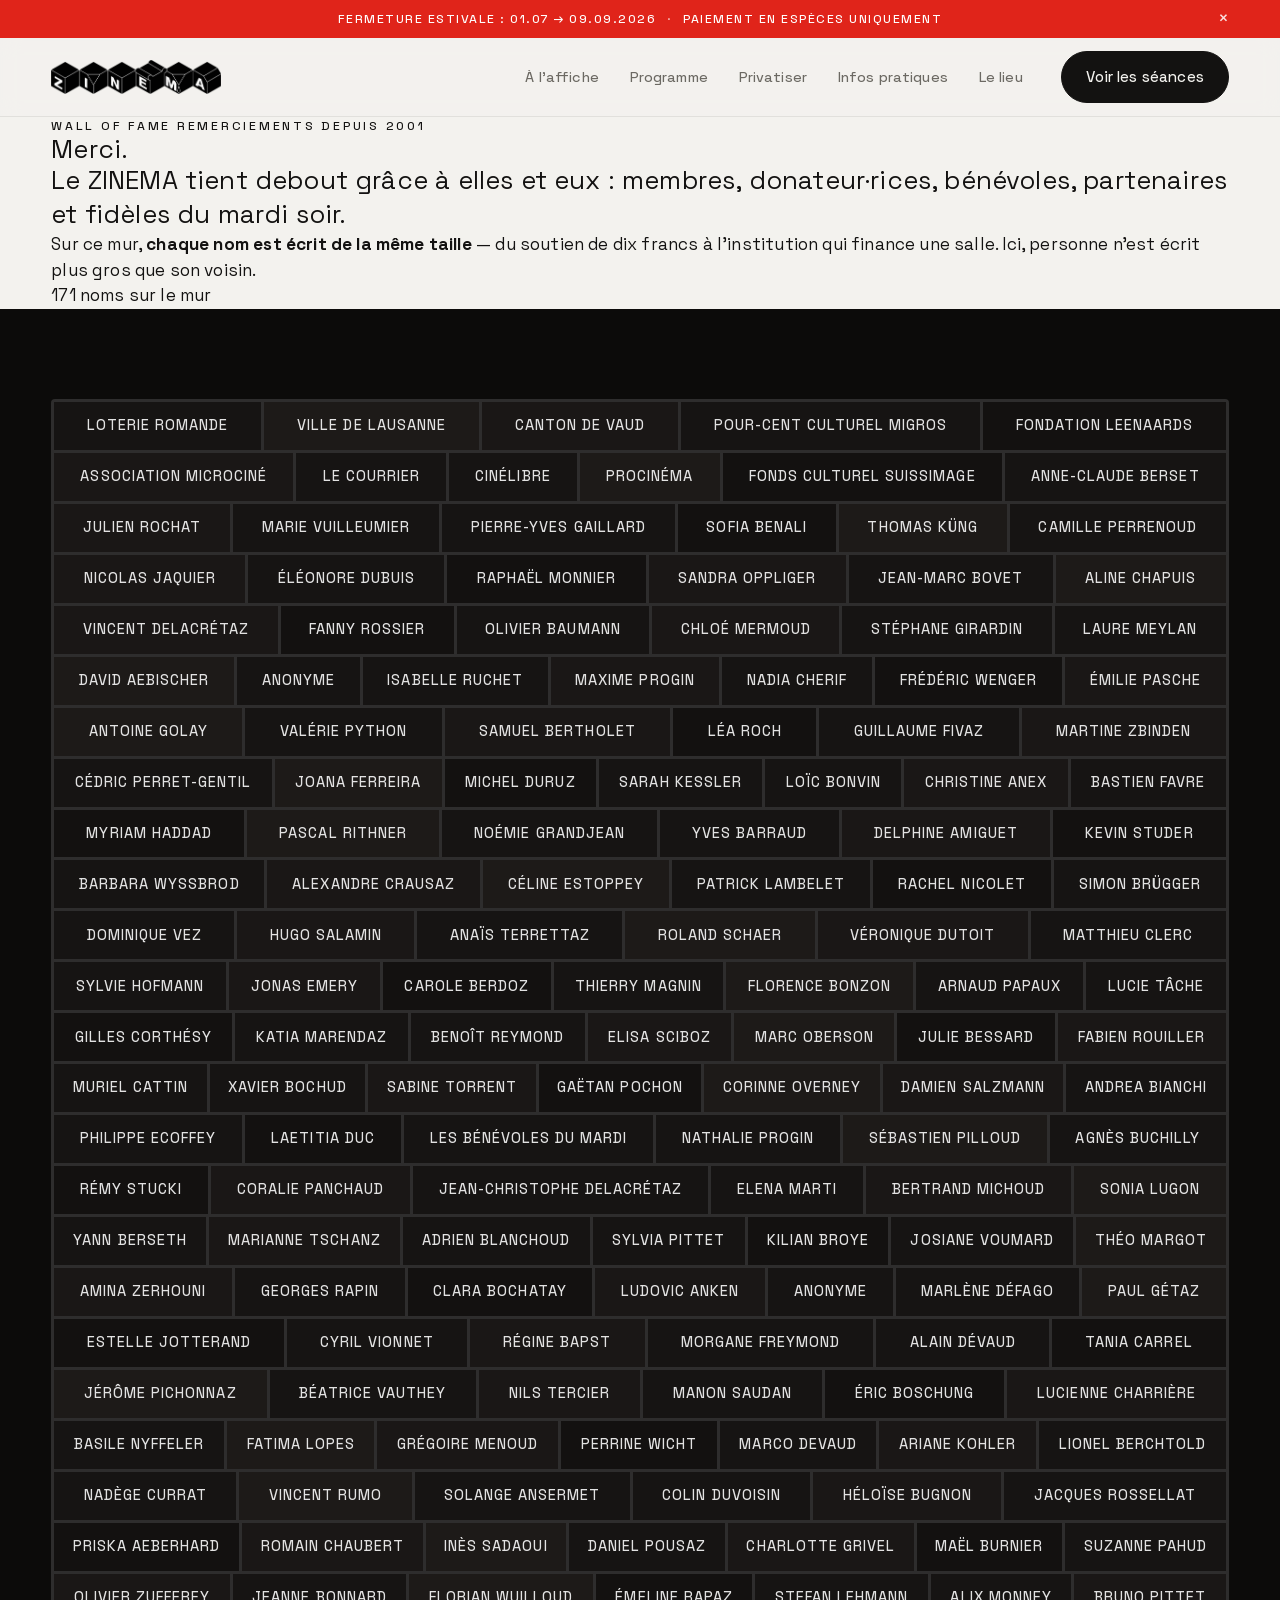
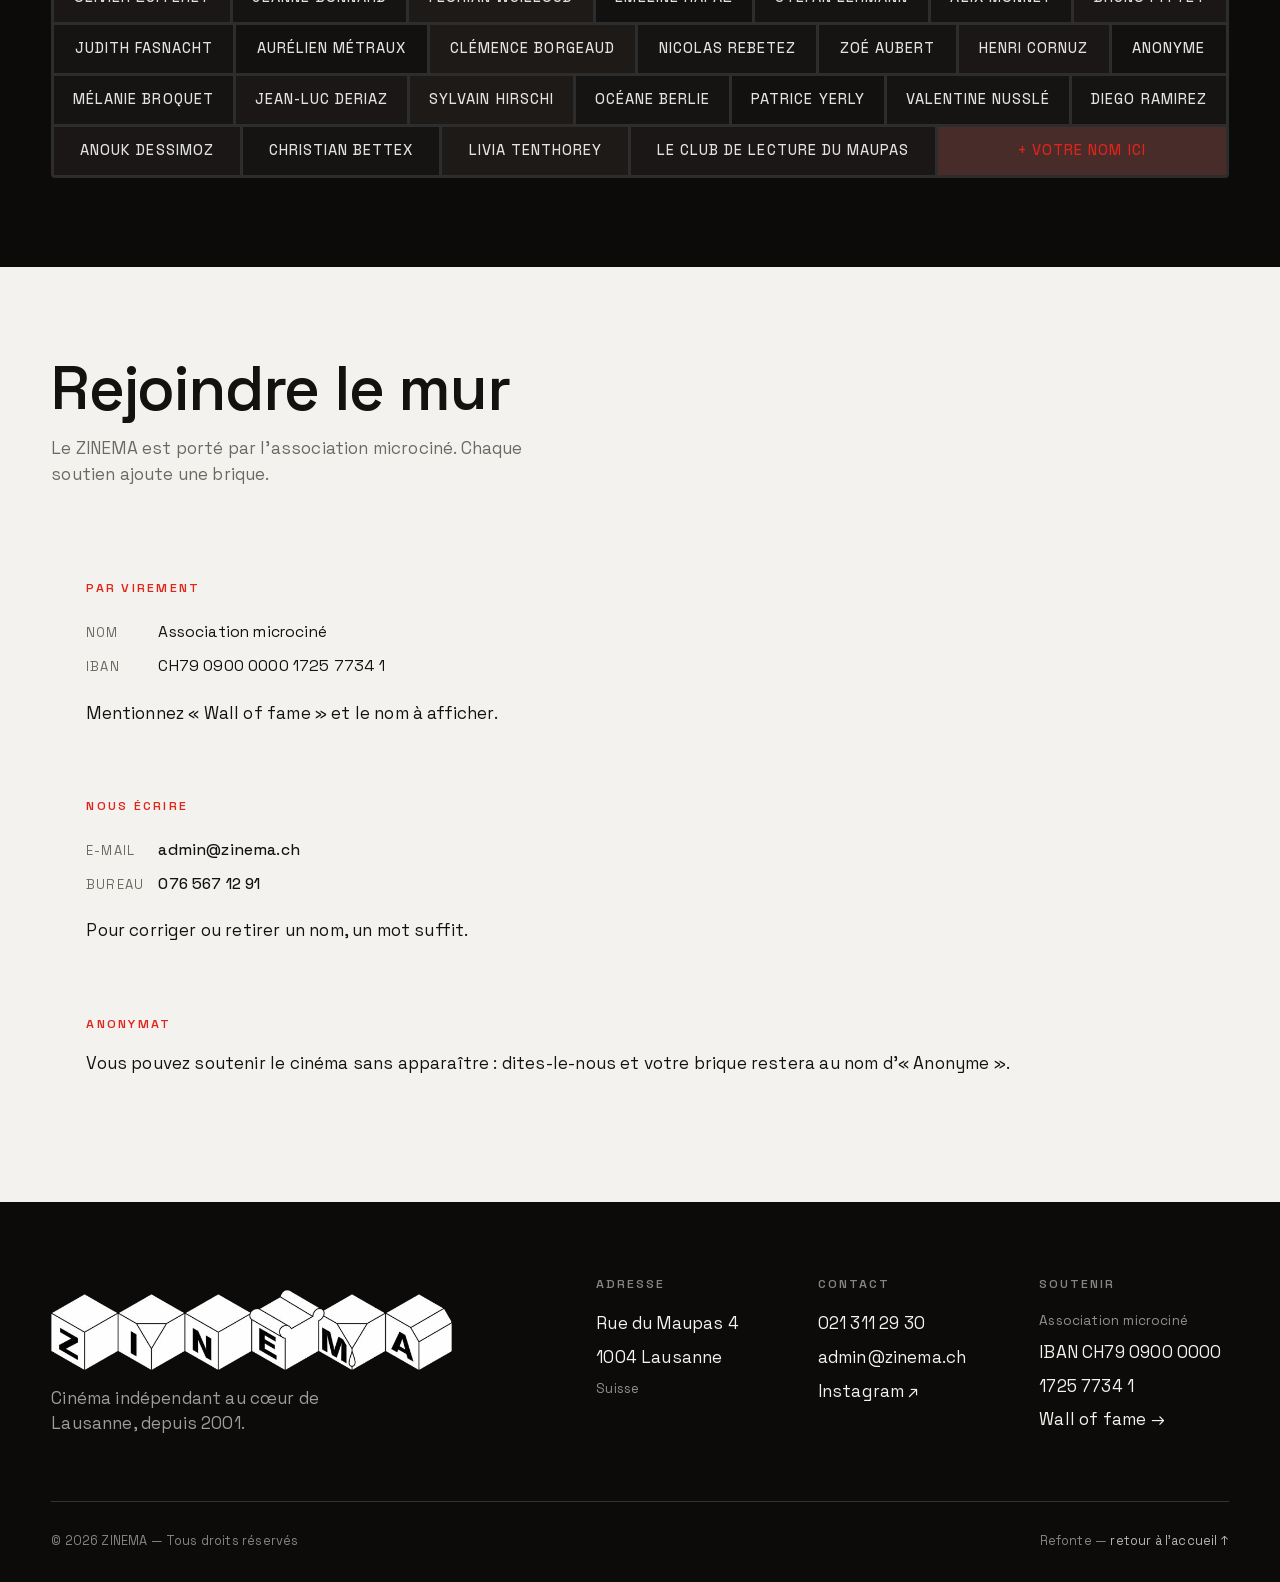
<file: remerciements.html>
<!DOCTYPE html>
<html lang="fr">
<head>
  <meta charset="UTF-8" />
  <meta name="viewport" content="width=device-width, initial-scale=1.0" />
  <title>Remerciements — Wall of fame | ZINEMA</title>
  <meta name="description" content="Le mur des remerciements du ZINEMA : toutes celles et ceux qui font vivre le micro-cinéma de la Rue du Maupas, tous écrits de la même taille." />
  <meta name="theme-color" content="#0c0b0a" />
  <meta property="og:title" content="Remerciements — Wall of fame | ZINEMA" />
  <meta property="og:description" content="Un mur, tous les noms à la même taille. Merci à celles et ceux qui font vivre le ZINEMA." />
  <meta property="og:type" content="website" />
  <meta property="og:locale" content="fr_CH" />
  <link rel="stylesheet" href="css/styles.css" />
</head>
<body>

  <!-- ===== Barre d'annonce ===== -->
  <div class="announce" role="region" aria-label="Annonce">
    <div class="announce__inner">
      <span>Fermeture estivale&nbsp;: 01.07 → 09.09.2026</span>
      <span class="announce__dot">·</span>
      <span>Paiement en espèces uniquement</span>
      <button class="announce__close" type="button" aria-label="Fermer l'annonce">×</button>
    </div>
  </div>

  <!-- ===== Header ===== -->
  <header class="header">
    <div class="wrap header__inner">
      <a href="index.html" class="logo" aria-label="ZINEMA — accueil">
        <img class="logo__img" src="assets/logo.png" alt="ZINEMA" width="721" height="144" />
      </a>

      <button class="burger" type="button" aria-label="Ouvrir le menu" aria-expanded="false" aria-controls="primary-nav">
        <span></span><span></span><span></span>
      </button>

      <nav class="nav" id="primary-nav" aria-label="Navigation principale">
        <ul class="nav__list">
          <li><a class="nav__link" href="index.html#affiche">À l'affiche</a></li>
          <li><a class="nav__link" href="index.html#programme">Programme</a></li>
          <li><a class="nav__link" href="index.html#privatisation">Privatiser</a></li>
          <li><a class="nav__link" href="index.html#infos">Infos pratiques</a></li>
          <li><a class="nav__link" href="index.html#apropos">Le lieu</a></li>
          <li><a class="btn btn--solid nav__cta" href="index.html#programme">Voir les séances</a></li>
        </ul>
        <div class="nav__foot">
          <a href="https://www.instagram.com/zinemazinema/" target="_blank" rel="noopener">Instagram ↗</a>
          <span>Rue du Maupas 4 · 1004 Lausanne</span>
        </div>
      </nav>
    </div>
  </header>

  <main id="top">

    <!-- ===== En-tête de page ===== -->
    <section class="wof-hero">
      <div class="wrap">
        <p class="eyebrow wof-hero__eyebrow">
          <span>Wall of fame</span>
          <span>Remerciements</span>
          <span>Depuis 2001</span>
        </p>

        <h1 class="wof-hero__title reveal">Merci.</h1>

        <div class="wof-hero__grid">
          <p class="wof-hero__lead lead reveal" data-delay="1">
            Le ZINEMA tient debout grâce à elles et eux&nbsp;: membres, donateur·rices,
            bénévoles, partenaires et fidèles du mardi soir.
          </p>
          <p class="wof-hero__note reveal" data-delay="2">
            Sur ce mur, <strong>chaque nom est écrit de la même taille</strong> — du soutien
            de dix francs à l'institution qui finance une salle. Ici, personne n'est
            écrit plus gros que son voisin.
          </p>
        </div>

        <p class="wof-hero__count reveal" data-delay="3">
          <span data-brick-count>171</span> noms sur le mur
        </p>
      </div>
    </section>

    <!-- ===== Le mur ===== -->
    <section class="section section--dark wof">
      <div class="wrap">

        <!-- ============================================================
             ⚠️  LISTE PROVISOIRE — NOMS FICTIFS
             Ces noms sont des exemples destinés à juger le rendu du mur.
             Ils DOIVENT être remplacés par la liste réelle des
             contributeurs avant toute mise en ligne.

             Pour éditer : une ligne = une brique.
                 <li class="brick">Prénom Nom</li>
             Ne JAMAIS ajouter de style de taille sur une brique :
             la taille unique est la règle demandée par le cinéma.
             Garder <li class="brick brick--cta"> en toute fin de liste.
             ============================================================ -->

        <ul class="wall reveal" aria-label="Liste des contributrices et contributeurs">
          <li class="brick">Loterie Romande</li>
          <li class="brick">Ville de Lausanne</li>
          <li class="brick">Canton de Vaud</li>
          <li class="brick">Pour-cent culturel Migros</li>
          <li class="brick">Fondation Leenaards</li>
          <li class="brick">Association microciné</li>
          <li class="brick">Le Courrier</li>
          <li class="brick">Cinélibre</li>
          <li class="brick">ProCinéma</li>
          <li class="brick">Fonds culturel Suissimage</li>
          <li class="brick">Anne-Claude Berset</li>
          <li class="brick">Julien Rochat</li>
          <li class="brick">Marie Vuilleumier</li>
          <li class="brick">Pierre-Yves Gaillard</li>
          <li class="brick">Sofia Benali</li>
          <li class="brick">Thomas Küng</li>
          <li class="brick">Camille Perrenoud</li>
          <li class="brick">Nicolas Jaquier</li>
          <li class="brick">Éléonore Dubuis</li>
          <li class="brick">Raphaël Monnier</li>
          <li class="brick">Sandra Oppliger</li>
          <li class="brick">Jean-Marc Bovet</li>
          <li class="brick">Aline Chapuis</li>
          <li class="brick">Vincent Delacrétaz</li>
          <li class="brick">Fanny Rossier</li>
          <li class="brick">Olivier Baumann</li>
          <li class="brick">Chloé Mermoud</li>
          <li class="brick">Stéphane Girardin</li>
          <li class="brick">Laure Meylan</li>
          <li class="brick">David Aebischer</li>
          <li class="brick">Anonyme</li>
          <li class="brick">Isabelle Ruchet</li>
          <li class="brick">Maxime Progin</li>
          <li class="brick">Nadia Cherif</li>
          <li class="brick">Frédéric Wenger</li>
          <li class="brick">Émilie Pasche</li>
          <li class="brick">Antoine Golay</li>
          <li class="brick">Valérie Python</li>
          <li class="brick">Samuel Bertholet</li>
          <li class="brick">Léa Roch</li>
          <li class="brick">Guillaume Fivaz</li>
          <li class="brick">Martine Zbinden</li>
          <li class="brick">Cédric Perret-Gentil</li>
          <li class="brick">Joana Ferreira</li>
          <li class="brick">Michel Duruz</li>
          <li class="brick">Sarah Kessler</li>
          <li class="brick">Loïc Bonvin</li>
          <li class="brick">Christine Anex</li>
          <li class="brick">Bastien Favre</li>
          <li class="brick">Myriam Haddad</li>
          <li class="brick">Pascal Rithner</li>
          <li class="brick">Noémie Grandjean</li>
          <li class="brick">Yves Barraud</li>
          <li class="brick">Delphine Amiguet</li>
          <li class="brick">Kevin Studer</li>
          <li class="brick">Barbara Wyssbrod</li>
          <li class="brick">Alexandre Crausaz</li>
          <li class="brick">Céline Estoppey</li>
          <li class="brick">Patrick Lambelet</li>
          <li class="brick">Rachel Nicolet</li>
          <li class="brick">Simon Brügger</li>
          <li class="brick">Dominique Vez</li>
          <li class="brick">Hugo Salamin</li>
          <li class="brick">Anaïs Terrettaz</li>
          <li class="brick">Roland Schaer</li>
          <li class="brick">Véronique Dutoit</li>
          <li class="brick">Matthieu Clerc</li>
          <li class="brick">Sylvie Hofmann</li>
          <li class="brick">Jonas Emery</li>
          <li class="brick">Carole Berdoz</li>
          <li class="brick">Thierry Magnin</li>
          <li class="brick">Florence Bonzon</li>
          <li class="brick">Arnaud Papaux</li>
          <li class="brick">Lucie Tâche</li>
          <li class="brick">Gilles Corthésy</li>
          <li class="brick">Katia Marendaz</li>
          <li class="brick">Benoît Reymond</li>
          <li class="brick">Elisa Sciboz</li>
          <li class="brick">Marc Oberson</li>
          <li class="brick">Julie Bessard</li>
          <li class="brick">Fabien Rouiller</li>
          <li class="brick">Muriel Cattin</li>
          <li class="brick">Xavier Bochud</li>
          <li class="brick">Sabine Torrent</li>
          <li class="brick">Gaëtan Pochon</li>
          <li class="brick">Corinne Overney</li>
          <li class="brick">Damien Salzmann</li>
          <li class="brick">Andrea Bianchi</li>
          <li class="brick">Philippe Ecoffey</li>
          <li class="brick">Laetitia Duc</li>
          <li class="brick">Les bénévoles du mardi</li>
          <li class="brick">Nathalie Progin</li>
          <li class="brick">Sébastien Pilloud</li>
          <li class="brick">Agnès Buchilly</li>
          <li class="brick">Rémy Stucki</li>
          <li class="brick">Coralie Panchaud</li>
          <li class="brick">Jean-Christophe Delacrétaz</li>
          <li class="brick">Elena Marti</li>
          <li class="brick">Bertrand Michoud</li>
          <li class="brick">Sonia Lugon</li>
          <li class="brick">Yann Berseth</li>
          <li class="brick">Marianne Tschanz</li>
          <li class="brick">Adrien Blanchoud</li>
          <li class="brick">Sylvia Pittet</li>
          <li class="brick">Kilian Broye</li>
          <li class="brick">Josiane Voumard</li>
          <li class="brick">Théo Margot</li>
          <li class="brick">Amina Zerhouni</li>
          <li class="brick">Georges Rapin</li>
          <li class="brick">Clara Bochatay</li>
          <li class="brick">Ludovic Anken</li>
          <li class="brick">Anonyme</li>
          <li class="brick">Marlène Défago</li>
          <li class="brick">Paul Gétaz</li>
          <li class="brick">Estelle Jotterand</li>
          <li class="brick">Cyril Vionnet</li>
          <li class="brick">Régine Bapst</li>
          <li class="brick">Morgane Freymond</li>
          <li class="brick">Alain Dévaud</li>
          <li class="brick">Tania Carrel</li>
          <li class="brick">Jérôme Pichonnaz</li>
          <li class="brick">Béatrice Vauthey</li>
          <li class="brick">Nils Tercier</li>
          <li class="brick">Manon Saudan</li>
          <li class="brick">Éric Boschung</li>
          <li class="brick">Lucienne Charrière</li>
          <li class="brick">Basile Nyffeler</li>
          <li class="brick">Fatima Lopes</li>
          <li class="brick">Grégoire Menoud</li>
          <li class="brick">Perrine Wicht</li>
          <li class="brick">Marco Devaud</li>
          <li class="brick">Ariane Kohler</li>
          <li class="brick">Lionel Berchtold</li>
          <li class="brick">Nadège Currat</li>
          <li class="brick">Vincent Rumo</li>
          <li class="brick">Solange Ansermet</li>
          <li class="brick">Colin Duvoisin</li>
          <li class="brick">Héloïse Bugnon</li>
          <li class="brick">Jacques Rossellat</li>
          <li class="brick">Priska Aeberhard</li>
          <li class="brick">Romain Chaubert</li>
          <li class="brick">Inès Sadaoui</li>
          <li class="brick">Daniel Pousaz</li>
          <li class="brick">Charlotte Grivel</li>
          <li class="brick">Maël Burnier</li>
          <li class="brick">Suzanne Pahud</li>
          <li class="brick">Olivier Zufferey</li>
          <li class="brick">Jeanne Bonnard</li>
          <li class="brick">Florian Wuilloud</li>
          <li class="brick">Émeline Rapaz</li>
          <li class="brick">Stefan Lehmann</li>
          <li class="brick">Alix Monney</li>
          <li class="brick">Bruno Pittet</li>
          <li class="brick">Judith Fasnacht</li>
          <li class="brick">Aurélien Métraux</li>
          <li class="brick">Clémence Borgeaud</li>
          <li class="brick">Nicolas Rebetez</li>
          <li class="brick">Zoé Aubert</li>
          <li class="brick">Henri Cornuz</li>
          <li class="brick">Anonyme</li>
          <li class="brick">Mélanie Broquet</li>
          <li class="brick">Jean-Luc Deriaz</li>
          <li class="brick">Sylvain Hirschi</li>
          <li class="brick">Océane Berlie</li>
          <li class="brick">Patrice Yerly</li>
          <li class="brick">Valentine Nusslé</li>
          <li class="brick">Diego Ramirez</li>
          <li class="brick">Anouk Dessimoz</li>
          <li class="brick">Christian Bettex</li>
          <li class="brick">Livia Tenthorey</li>
          <li class="brick">Le club de lecture du Maupas</li>

          <li class="brick brick--cta"><a href="#soutenir">+ Votre nom ici</a></li>
        </ul>

      </div>
    </section>

    <!-- ===== Rejoindre le mur ===== -->
    <section class="section wof-join" id="soutenir">
      <div class="wrap">
        <header class="section-head reveal">
          <h2 class="section-head__title">Rejoindre le mur</h2>
          <p class="section-head__sub">
            Le ZINEMA est porté par l'association microciné. Chaque soutien ajoute une brique.
          </p>
        </header>

        <div class="wof-join__grid">
          <div class="info-card info-contact reveal">
            <p class="info-card__label">Par virement</p>
            <p class="line"><span>Nom</span>Association microciné</p>
            <p class="line"><span>IBAN</span>CH79 0900 0000 1725 7734 1</p>
            <p class="sub mt-1">Mentionnez «&nbsp;Wall of fame&nbsp;» et le nom à afficher.</p>
          </div>

          <div class="info-card info-contact reveal" data-delay="1">
            <p class="info-card__label">Nous écrire</p>
            <p class="line"><span>E-mail</span><a class="link-underline" href="mailto:admin@zinema.ch?subject=Wall%20of%20fame">admin@zinema.ch</a></p>
            <p class="line"><span>Bureau</span><a class="link-underline" href="tel:+41765671291">076 567 12 91</a></p>
            <p class="sub mt-1">Pour corriger ou retirer un nom, un mot suffit.</p>
          </div>

          <div class="info-card reveal" data-delay="2">
            <p class="info-card__label">Anonymat</p>
            <p>Vous pouvez soutenir le cinéma sans apparaître&nbsp;: dites-le-nous et
              votre brique restera au nom d'«&nbsp;Anonyme&nbsp;».</p>
          </div>
        </div>
      </div>
    </section>

  </main>

  <!-- ===== Footer ===== -->
  <footer class="footer">
    <div class="wrap">
      <div class="footer__top">
        <div>
          <img class="footer__logo" src="assets/logo.png" alt="ZINEMA" width="721" height="144" />
          <p class="footer__tag">Cinéma indépendant au cœur de Lausanne, depuis 2001.</p>
        </div>

        <div class="footer__cols">
          <div class="footer__col">
            <h4>Adresse</h4>
            <p>Rue du Maupas 4</p>
            <p>1004 Lausanne</p>
            <p class="sub">Suisse</p>
          </div>
          <div class="footer__col">
            <h4>Contact</h4>
            <a href="tel:+41213112930">021 311 29 30</a>
            <a href="mailto:admin@zinema.ch">admin@zinema.ch</a>
            <a href="https://www.instagram.com/zinemazinema/" target="_blank" rel="noopener">Instagram ↗</a>
          </div>
          <div class="footer__col">
            <h4>Soutenir</h4>
            <p class="sub">Association microciné</p>
            <p>IBAN CH79 0900 0000</p>
            <p>1725 7734 1</p>
            <a class="footer__wof is-current" href="remerciements.html" aria-current="page">Wall of fame →</a>
          </div>
        </div>
      </div>

      <div class="footer__bottom">
        <span>© 2026 ZINEMA — Tous droits réservés</span>
        <span>Refonte — <a href="index.html">retour à l'accueil ↑</a></span>
      </div>
    </div>
  </footer>

  <script src="js/app.js" defer></script>
</body>
</html>
</file>
<file: css/styles.css>
/* ============================================================
   ZINEMA — point d'entrée CSS
   Importe tous les modules dans l'ordre.
   ============================================================ */
@import url("space-grotesk.css");
@import url("reset.css");
@import url("base.css");
@import url("header.css");
@import url("hero.css");
@import url("films.css");
@import url("programme.css");
@import url("privatisation.css");
@import url("infos.css");
@import url("apropos.css");
@import url("footer.css");
@import url("merci.css");
</file>
